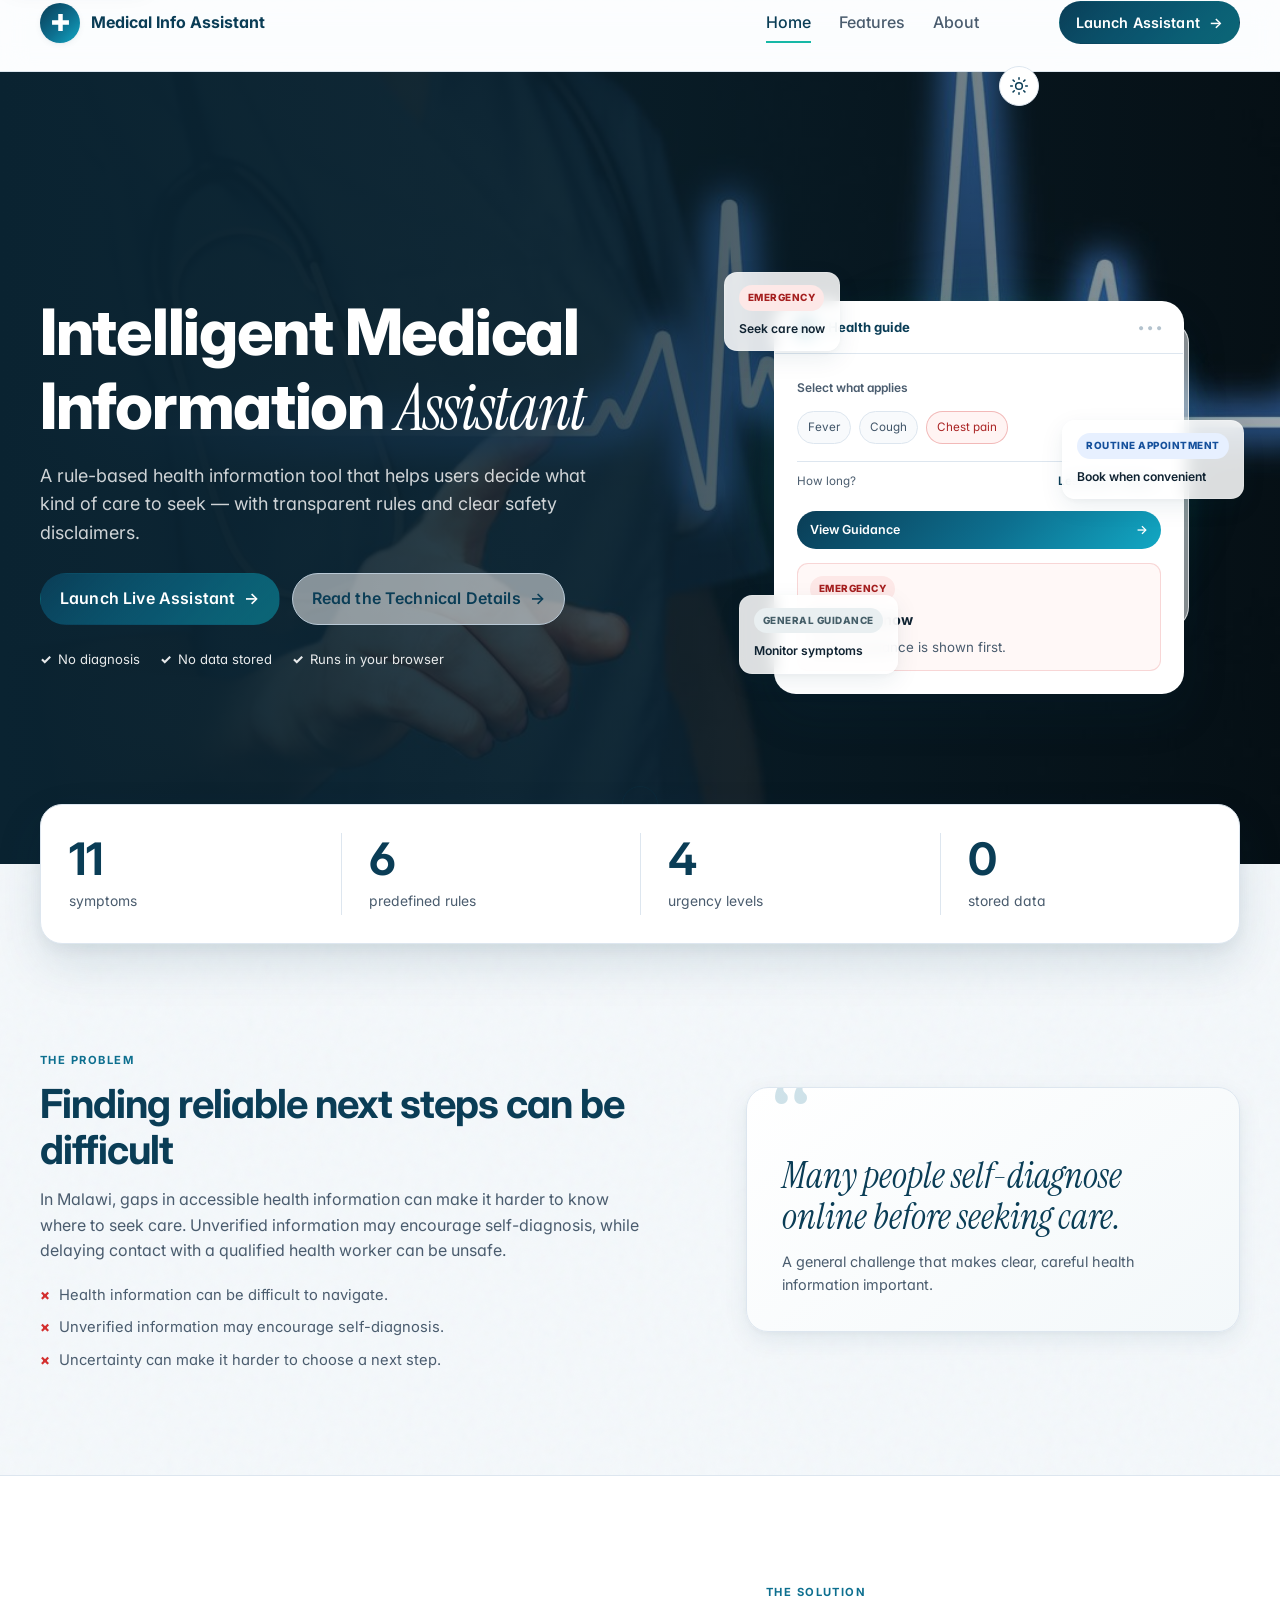
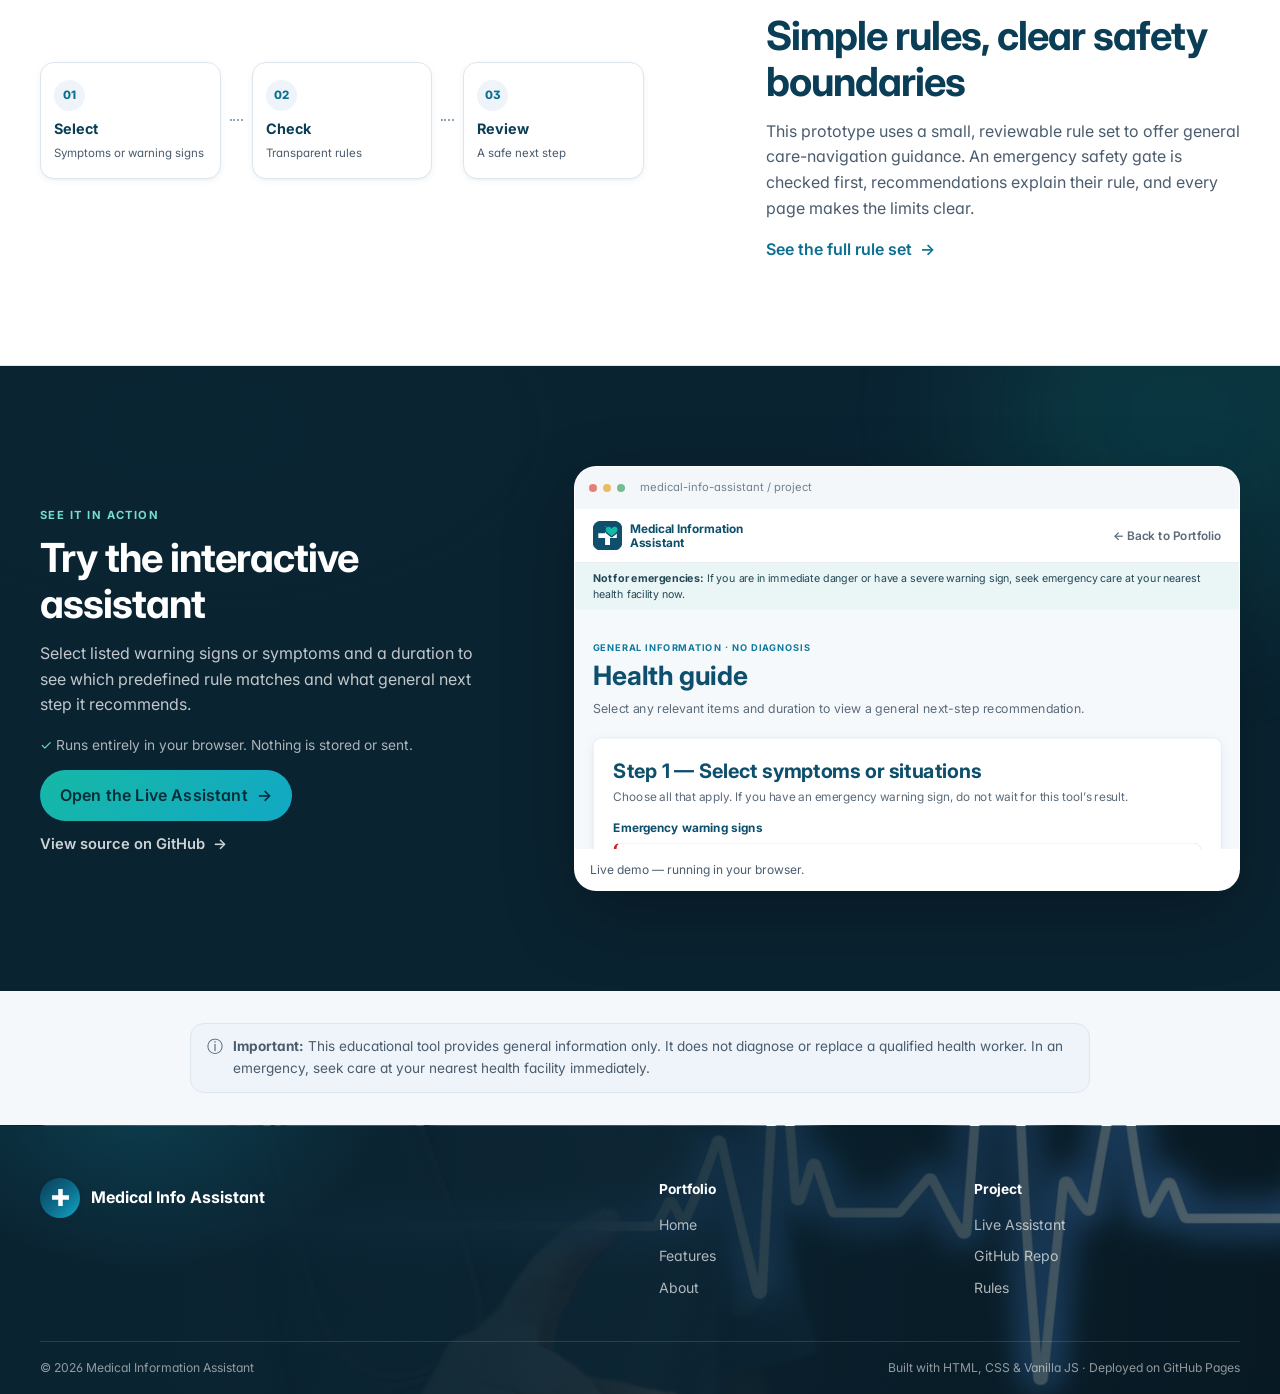
<file: index.html>
<!doctype html>
<html lang="en">
<head>
  <meta charset="utf-8">
  <meta name="viewport" content="width=device-width, initial-scale=1">
  <meta name="description" content="A transparent, rule-based health information and care-navigation tool.">
  <meta name="theme-color" content="#f4f8fb">
  <title>Intelligent Medical Information Assistant | Portfolio</title>
  <script>
    (function () {
      try {
        var theme = localStorage.getItem("mia-theme");
        if (theme !== "light" && theme !== "dark") {
          theme = matchMedia("(prefers-color-scheme: dark)").matches ? "dark" : "light";
        }
        document.documentElement.setAttribute("data-theme", theme);
      } catch (error) {
        document.documentElement.setAttribute("data-theme", matchMedia("(prefers-color-scheme: dark)").matches ? "dark" : "light");
      }
    })();
  </script>
  <link rel="icon" href="data:image/svg+xml,%3Csvg xmlns='http://www.w3.org/2000/svg' viewBox='0 0 40 40'%3E%3Crect width='40' height='40' rx='20' fill='%230a3d56'/%3E%3Cpath d='M17 8h6v9h9v6h-9v9h-6v-9H8v-6h9z' fill='white'/%3E%3C/svg%3E">
  <link rel="preconnect" href="https://fonts.googleapis.com">
  <link rel="preconnect" href="https://fonts.gstatic.com" crossorigin>
  <link href="https://fonts.googleapis.com/css2?family=Instrument+Serif:ital@0;1&family=Inter:wght@400;500;600;700;800&display=swap" rel="stylesheet">
  <link rel="stylesheet" href="portfolio.css">
</head>
<body>
  <a class="skip-link" href="#main-content">Skip to content</a>
  <header class="site-header" id="top">
    <nav class="site-nav container" aria-label="Main navigation">
      <a class="brand" href="index.html" aria-label="Medical Info Assistant home">
        <span class="brand-mark" aria-hidden="true"><svg viewBox="0 0 48 48"><path d="M20 9h8v11h11v8H28v11h-8V28H9v-8h11z" fill="#fff"/></svg></span>
        <span>Medical Info Assistant</span>
      </a>
      <button class="menu-toggle" type="button" aria-label="Open navigation menu" aria-expanded="false" aria-controls="primary-menu">
        <span></span><span></span><span></span>
      </button>
      <div class="nav-menu" id="primary-menu">
        <div class="nav-links">
          <a href="index.html" data-nav="index.html">Home</a>
          <a href="features.html" data-nav="features.html">Features</a>
          <a href="about.html" data-nav="about.html">About</a>
        </div>
        <a class="button button-nav" href="project/index.html">Launch Assistant <span aria-hidden="true">→</span></a>
      </div>
      <button type="button" class="theme-toggle" aria-label="Switch to dark theme" aria-pressed="false" title="Toggle theme">
        <svg class="icon-sun" viewBox="0 0 24 24" aria-hidden="true"><circle cx="12" cy="12" r="4"/><path d="M12 2v2m0 16v2M4.93 4.93l1.42 1.42m11.3 11.3 1.42 1.42M2 12h2m16 0h2M4.93 19.07l1.42-1.42m11.3-11.3 1.42-1.42"/></svg>
        <svg class="icon-moon" viewBox="0 0 24 24" aria-hidden="true"><path d="M20.5 15.5A8.5 8.5 0 0 1 8.5 3.5 8.5 8.5 0 1 0 20.5 15.5Z"/></svg>
      </button>
    </nav>
  </header>
  <button class="menu-backdrop" type="button" aria-label="Close navigation menu" tabindex="-1"></button>

  <main id="main-content">
    <section class="hero hero-with-image">
      <div class="hero-decoration" aria-hidden="true"></div>
      <div class="container hero-grid">
        <div class="hero-copy reveal">
          <h1>Intelligent Medical Information <em>Assistant</em></h1>
          <p class="hero-subhead">A rule-based health information tool that helps users decide what kind of care to seek — with transparent rules and clear safety disclaimers.</p>
          <div class="button-row">
            <a class="button button-primary" href="project/index.html">Launch Live Assistant <span aria-hidden="true">→</span></a>
            <a class="button button-secondary" href="about.html">Read the Technical Details <span aria-hidden="true">→</span></a>
          </div>
          <ul class="trust-row" aria-label="Project principles">
            <li><span aria-hidden="true">✓</span>No diagnosis</li>
            <li><span aria-hidden="true">✓</span>No data stored</li>
            <li><span aria-hidden="true">✓</span>Runs in your browser</li>
          </ul>
        </div>
        <div class="hero-visual reveal">
          <div class="preview-glow" aria-hidden="true"></div>
          <div class="preview-stack-back" aria-hidden="true"></div>
          <div class="assistant-preview" aria-label="Illustration preview of the assistant interface">
            <div class="preview-topbar"><span class="preview-logo" aria-hidden="true">+</span><span>Health guide</span><span class="preview-dots" aria-hidden="true">•••</span></div>
            <div class="preview-inner">
              <span class="preview-kicker">Select what applies</span>
              <div class="symptom-chips"><span>Fever</span><span>Cough</span><span class="chip-emergency">Chest pain</span></div>
              <div class="preview-duration"><span>How long?</span><b>Less than 2 days⌄</b></div>
              <div class="preview-button">View Guidance <span aria-hidden="true">→</span></div>
              <div class="preview-result"><span class="urgency-pill pill-emergency">EMERGENCY</span><strong>Seek care now</strong><small>Safety guidance is shown first.</small></div>
            </div>
          </div>
          <div class="float-card float-emergency"><span class="urgency-pill pill-emergency">EMERGENCY</span><strong>Seek care now</strong></div>
          <div class="float-card float-routine"><span class="urgency-pill pill-routine">ROUTINE APPOINTMENT</span><strong>Book when convenient</strong></div>
          <div class="float-card float-general"><span class="urgency-pill pill-general">GENERAL GUIDANCE</span><strong>Monitor symptoms</strong></div>
        </div>
      </div>
      <a class="scroll-indicator" href="#project-stats" aria-label="Scroll to project overview"><span aria-hidden="true">⌄</span></a>
    </section>

    <section class="stats-section container" id="project-stats" aria-label="Project at a glance">
      <div class="stats-grid">
        <article class="stat-card reveal"><strong data-counter="11">0</strong><span>symptoms</span></article>
        <article class="stat-card reveal"><strong data-counter="6">0</strong><span>predefined rules</span></article>
        <article class="stat-card reveal"><strong data-counter="4">0</strong><span>urgency levels</span></article>
        <article class="stat-card reveal"><strong data-counter="0">0</strong><span>stored data</span></article>
      </div>
    </section>

    <section class="content-section problem-section">
      <div class="container problem-grid">
        <div class="section-copy reveal">
          <span class="section-kicker">The Problem</span>
          <h2>Finding reliable next steps can be difficult</h2>
          <p>In Malawi, gaps in accessible health information can make it harder to know where to seek care. Unverified information may encourage self-diagnosis, while delaying contact with a qualified health worker can be unsafe.</p>
          <ul class="icon-list negative-list">
            <li>Health information can be difficult to navigate.</li>
            <li>Unverified information may encourage self-diagnosis.</li>
            <li>Uncertainty can make it harder to choose a next step.</li>
          </ul>
        </div>
        <aside class="insight-card reveal">
          <span class="quote-mark" aria-hidden="true">“</span>
          <p class="insight-lead">Many people self-diagnose online before seeking care.</p>
          <p class="insight-caption">A general challenge that makes clear, careful health information important.</p>
        </aside>
      </div>
    </section>

    <section class="content-section solution-section">
      <div class="container solution-grid">
        <div class="mini-flow reveal" aria-label="Three-step guidance process">
          <article><span>01</span><strong>Select</strong><small>Symptoms or warning signs</small></article>
          <i aria-hidden="true"></i>
          <article><span>02</span><strong>Check</strong><small>Transparent rules</small></article>
          <i aria-hidden="true"></i>
          <article><span>03</span><strong>Review</strong><small>A safe next step</small></article>
        </div>
        <div class="section-copy reveal">
          <span class="section-kicker">The Solution</span>
          <h2>Simple rules, clear safety boundaries</h2>
          <p>This prototype uses a small, reviewable rule set to offer general care-navigation guidance. An emergency safety gate is checked first, recommendations explain their rule, and every page makes the limits clear.</p>
          <a class="text-link" href="features.html#safety">See the full rule set <span aria-hidden="true">→</span></a>
        </div>
      </div>
    </section>

    <section class="dark-demo">
      <div class="container demo-grid">
        <div class="demo-copy reveal">
          <span class="section-kicker">See it in action</span>
          <h2>Try the interactive assistant</h2>
          <p>Select listed warning signs or symptoms and a duration to see which predefined rule matches and what general next step it recommends.</p>
          <p class="privacy-note"><span aria-hidden="true">✓</span> Runs entirely in your browser. Nothing is stored or sent.</p>
          <div class="button-row">
            <a class="button button-accent" href="project/index.html">Open the Live Assistant <span aria-hidden="true">→</span></a>
            <a class="dark-text-link" href="https://github.com/desire1515/medical-info-assistant">View source on GitHub <span aria-hidden="true">→</span></a>
          </div>
        </div>
        <div class="browser-demo reveal" aria-label="Live demo browser preview">
          <div class="browser-chrome"><span></span><span></span><span></span><small>medical-info-assistant / project</small></div>
          <div class="iframe-window"><iframe src="project/index.html" title="Live assistant preview" loading="lazy" tabindex="-1"></iframe></div>
          <p>Live demo — running in your browser.</p>
        </div>
      </div>
    </section>

    <section class="disclaimer-wrap">
      <div class="container">
        <div class="disclaimer-strip disclaimer-inline" aria-label="Health information disclaimer">
          <span class="disclaimer-icon" aria-hidden="true">ⓘ</span>
          <p><strong>Important:</strong> This educational tool provides general information only. It does not diagnose or replace a qualified health worker. In an emergency, seek care at your nearest health facility immediately.</p>
        </div>
      </div>
    </section>
  </main>

  <footer class="site-footer">
    <div class="container footer-main">
      <div class="footer-brand">
        <a class="brand brand-light" href="index.html"><span class="brand-mark" aria-hidden="true"><svg viewBox="0 0 48 48"><path d="M20 9h8v11h11v8H28v11h-8V28H9v-8h11z" fill="#fff"/></svg></span><span>Medical Info Assistant</span></a>
      </div>
      <div class="footer-column"><strong>Portfolio</strong><a href="index.html">Home</a><a href="features.html">Features</a><a href="about.html">About</a></div>
      <div class="footer-column"><strong>Project</strong><a href="project/index.html">Live Assistant</a><a href="https://github.com/desire1515/medical-info-assistant">GitHub Repo</a><a href="about.html#knowledge-heading">Rules</a></div>
    </div>
    <div class="container footer-bottom"><span>© 2026 Medical Information Assistant</span><span>Built with HTML, CSS &amp; Vanilla JS · Deployed on GitHub Pages</span></div>
  </footer>
  <script defer src="portfolio.js"></script>
</body>
</html>
</file>
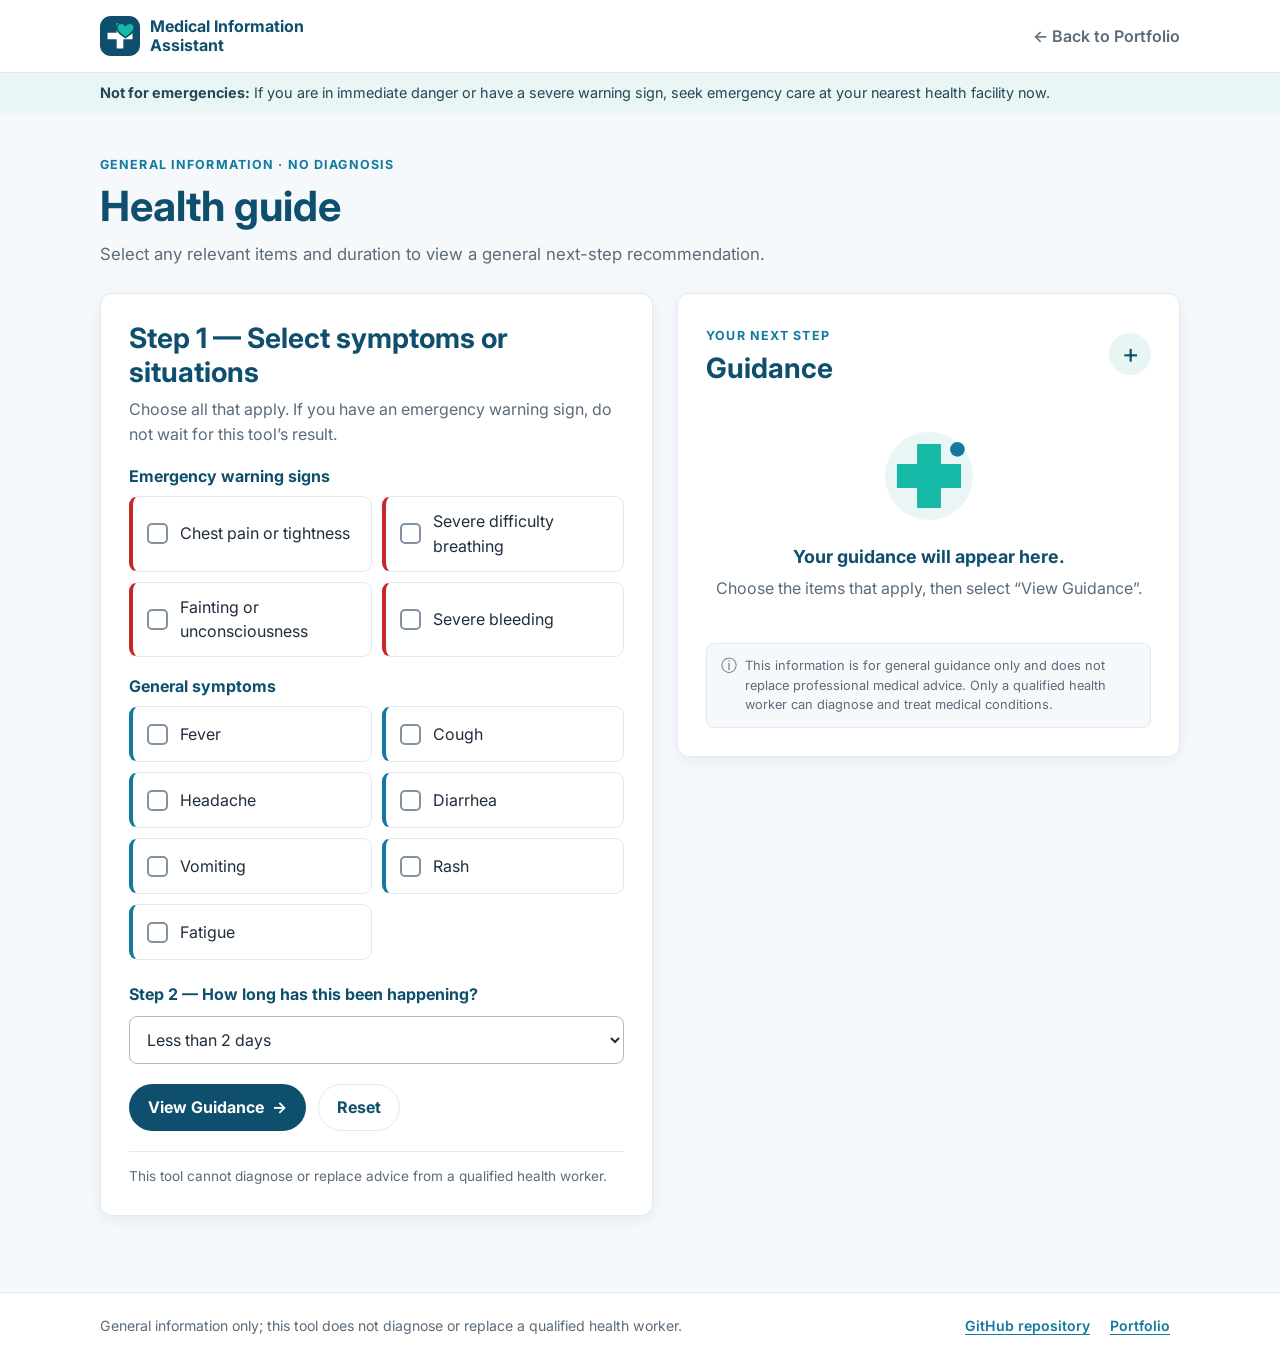
<file: project/index.html>
<!doctype html>
<html lang="en">
<head>
  <meta charset="utf-8">
  <meta name="viewport" content="width=device-width, initial-scale=1">
  <meta name="description" content="Use a transparent rule-based tool for general health information and next-step guidance.">
  <meta name="theme-color" content="#f6f9fc">
  <title>Health Guide | Intelligent Medical Information Assistant</title>
  <link rel="icon" href="data:image/svg+xml,%3Csvg xmlns='http://www.w3.org/2000/svg' viewBox='0 0 40 40'%3E%3Crect width='40' height='40' rx='10' fill='%230d4f6c'/%3E%3Cpath d='M17 8h6v9h9v6h-9v9h-6v-9H8v-6h9z' fill='white'/%3E%3C/svg%3E">
  <link rel="preconnect" href="https://fonts.googleapis.com">
  <link rel="preconnect" href="https://fonts.gstatic.com" crossorigin>
  <link href="https://fonts.googleapis.com/css2?family=Inter:wght@400;500;600;700&display=swap" rel="stylesheet">
  <link rel="stylesheet" href="css/style.css">
  <style>
    .result-disclaimer { display: flex; align-items: flex-start; gap: 8px; padding: 12px 14px; border-color: var(--color-border); background: var(--color-bg); color: var(--color-muted); font-size: .8rem; }
    .result-disclaimer-icon { flex: 0 0 auto; color: var(--color-muted); font-size: 16px; line-height: 1.2; }
  </style>
</head>
<body data-page="assistant">
  <a class="skip-link" href="#main-content">Skip to content</a>
  <header class="site-header">
    <nav class="site-nav container" aria-label="Main navigation">
      <a class="brand" href="index.html" aria-label="Intelligent Medical Information Assistant">
        <img src="assets/logo.svg" alt="" width="40" height="40">
        <span>Medical Information Assistant</span>
      </a>
      <div class="nav-links">
        <a href="../index.html">← Back to Portfolio</a>
      </div>
    </nav>
  </header>
  <div class="slim-disclaimer" id="site-disclaimer">
    <div class="container"><strong>Not for emergencies:</strong> If you are in immediate danger or have a severe warning sign, seek emergency care at your nearest health facility now.</div>
  </div>

  <main id="main-content" class="container page-main" aria-describedby="site-disclaimer">
    <div class="page-intro">
      <span class="eyebrow">General information · No diagnosis</span>
      <h1>Health guide</h1>
      <p>Select any relevant items and duration to view a general next-step recommendation.</p>
    </div>
    <div class="assistant-grid">
      <section class="panel form-panel" aria-labelledby="form-heading">
        <h2 id="form-heading">Step 1 — Select symptoms or situations</h2>
        <p class="form-help">Choose all that apply. If you have an emergency warning sign, do not wait for this tool’s result.</p>
        <form id="assistant-form" aria-describedby="form-disclaimer" novalidate>
          <div id="symptom-groups" class="symptom-groups"></div>
          <div class="duration-field">
            <label for="duration"><strong>Step 2 — How long has this been happening?</strong></label>
            <select id="duration" name="duration">
              <option value="short">Less than 2 days</option>
              <option value="medium">3 to 14 days</option>
              <option value="long">More than 14 days</option>
            </select>
          </div>
          <div class="button-row form-actions">
            <button class="button button-primary" type="submit">View Guidance <span aria-hidden="true">→</span></button>
            <button class="button button-secondary" id="reset-button" type="reset">Reset</button>
          </div>
        </form>
        <p class="inline-disclaimer" id="form-disclaimer">This tool cannot diagnose or replace advice from a qualified health worker.</p>
      </section>

      <section class="panel result-panel" aria-labelledby="result-heading" aria-describedby="result-disclaimer">
        <div class="result-heading-row">
          <div>
            <span class="eyebrow">Your next step</span>
            <h2 id="result-heading">Guidance</h2>
          </div>
          <span class="result-mark" aria-hidden="true">+</span>
        </div>
        <div id="result-content" class="result-content" aria-live="polite" aria-atomic="true">
          <div class="empty-state">
            <div class="empty-icon" aria-hidden="true">
              <svg viewBox="0 0 120 120" role="presentation">
                <circle cx="60" cy="60" r="48" fill="#eaf5f6"/>
                <path d="M47 25h26v22h22v26H73v22H47V73H25V47h22z" fill="#16b8a6"/>
                <circle cx="91" cy="31" r="8" fill="#127a9e"/>
              </svg>
            </div>
            <h3>Your guidance will appear here.</h3>
            <p>Choose the items that apply, then select “View Guidance”.</p>
          </div>
        </div>
        <p class="result-disclaimer" id="result-disclaimer"><span class="result-disclaimer-icon" aria-hidden="true">ⓘ</span><span>This information is for general guidance only and does not replace professional medical advice. Only a qualified health worker can diagnose and treat medical conditions.</span></p>
      </section>
    </div>
  </main>

  <footer class="site-footer">
    <div class="container footer-content">
      <p class="footer-disclaimer">General information only; this tool does not diagnose or replace a qualified health worker.</p>
      <div class="footer-links">
        <a href="https://github.com/desire1515/medical-info-assistant">GitHub repository</a>
        <a href="https://desire1515.github.io/medical-info-assistant/">Portfolio</a>
      </div>
    </div>
  </footer>
  <script defer src="js/knowledge-base.js"></script>
  <script defer src="js/rule-engine.js"></script>
  <script defer src="js/ui.js"></script>
  <script defer src="js/app.js"></script>
</body>
</html>
</file>
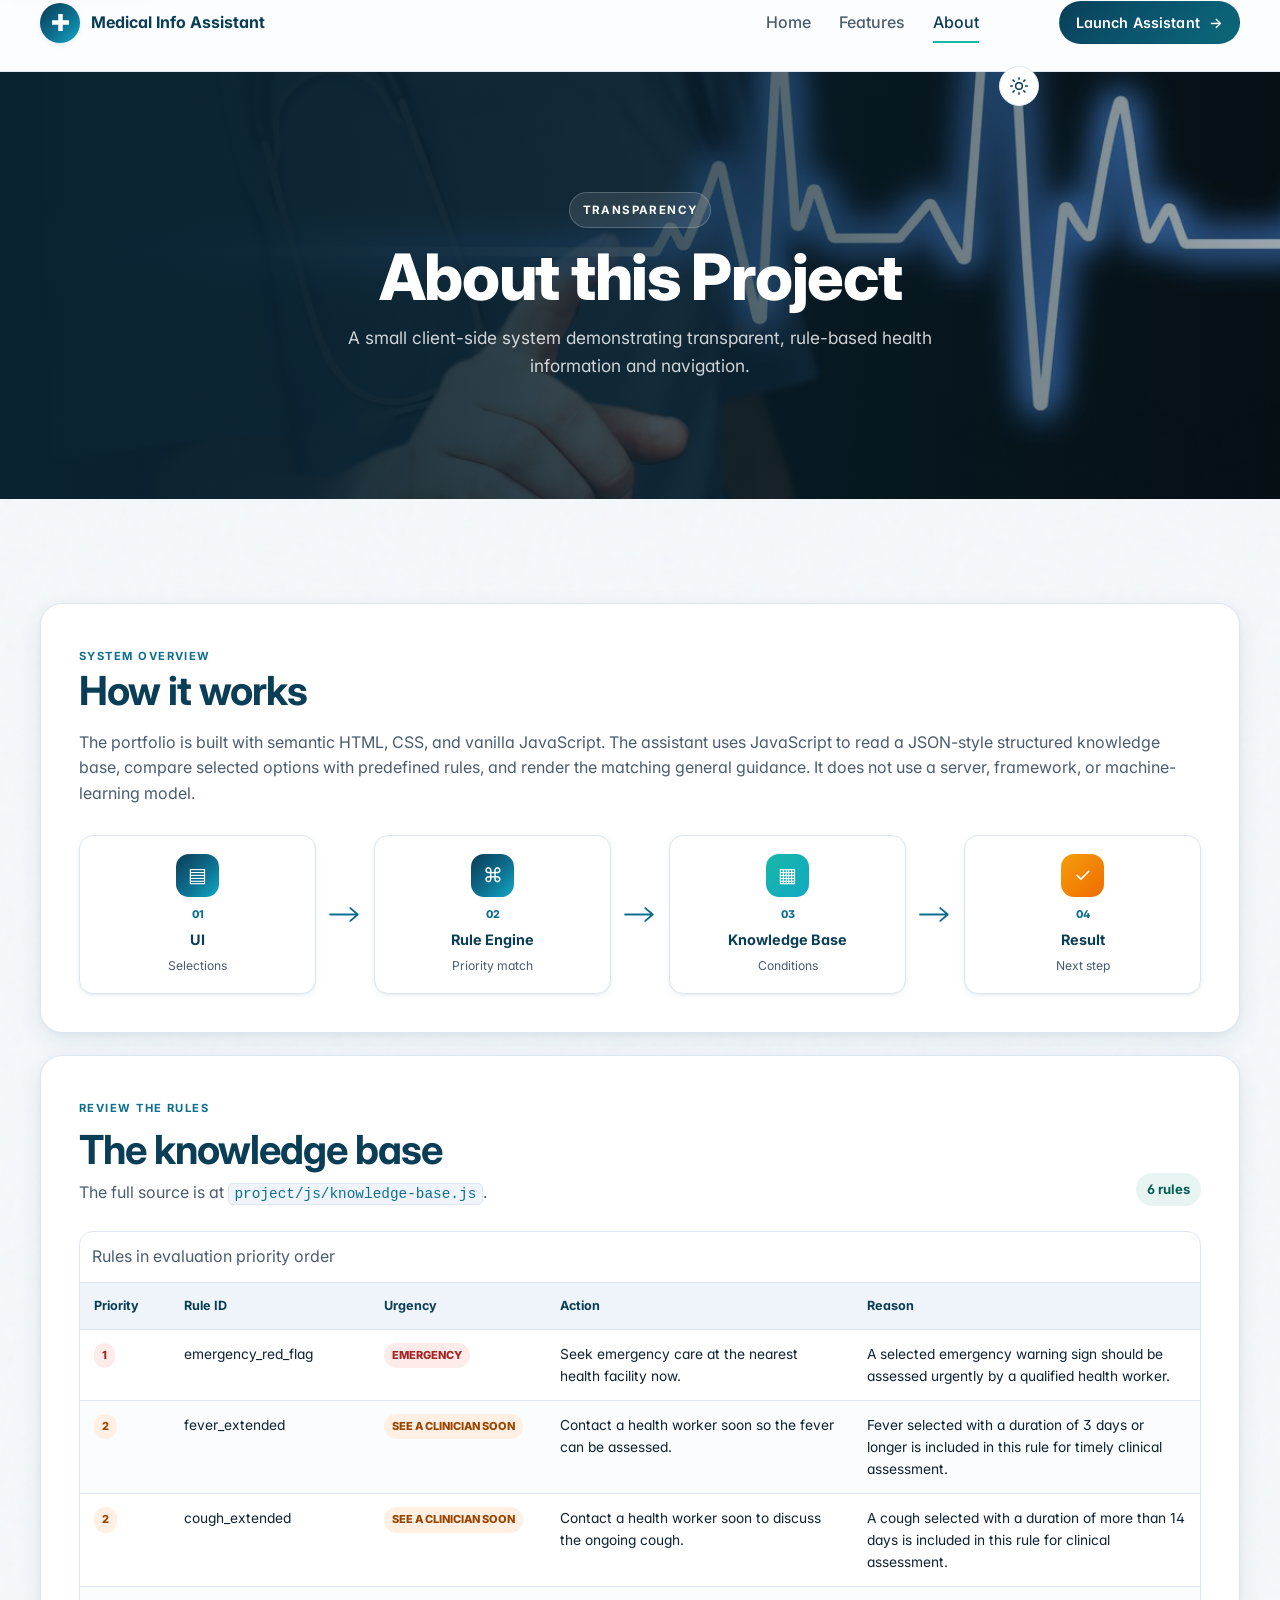
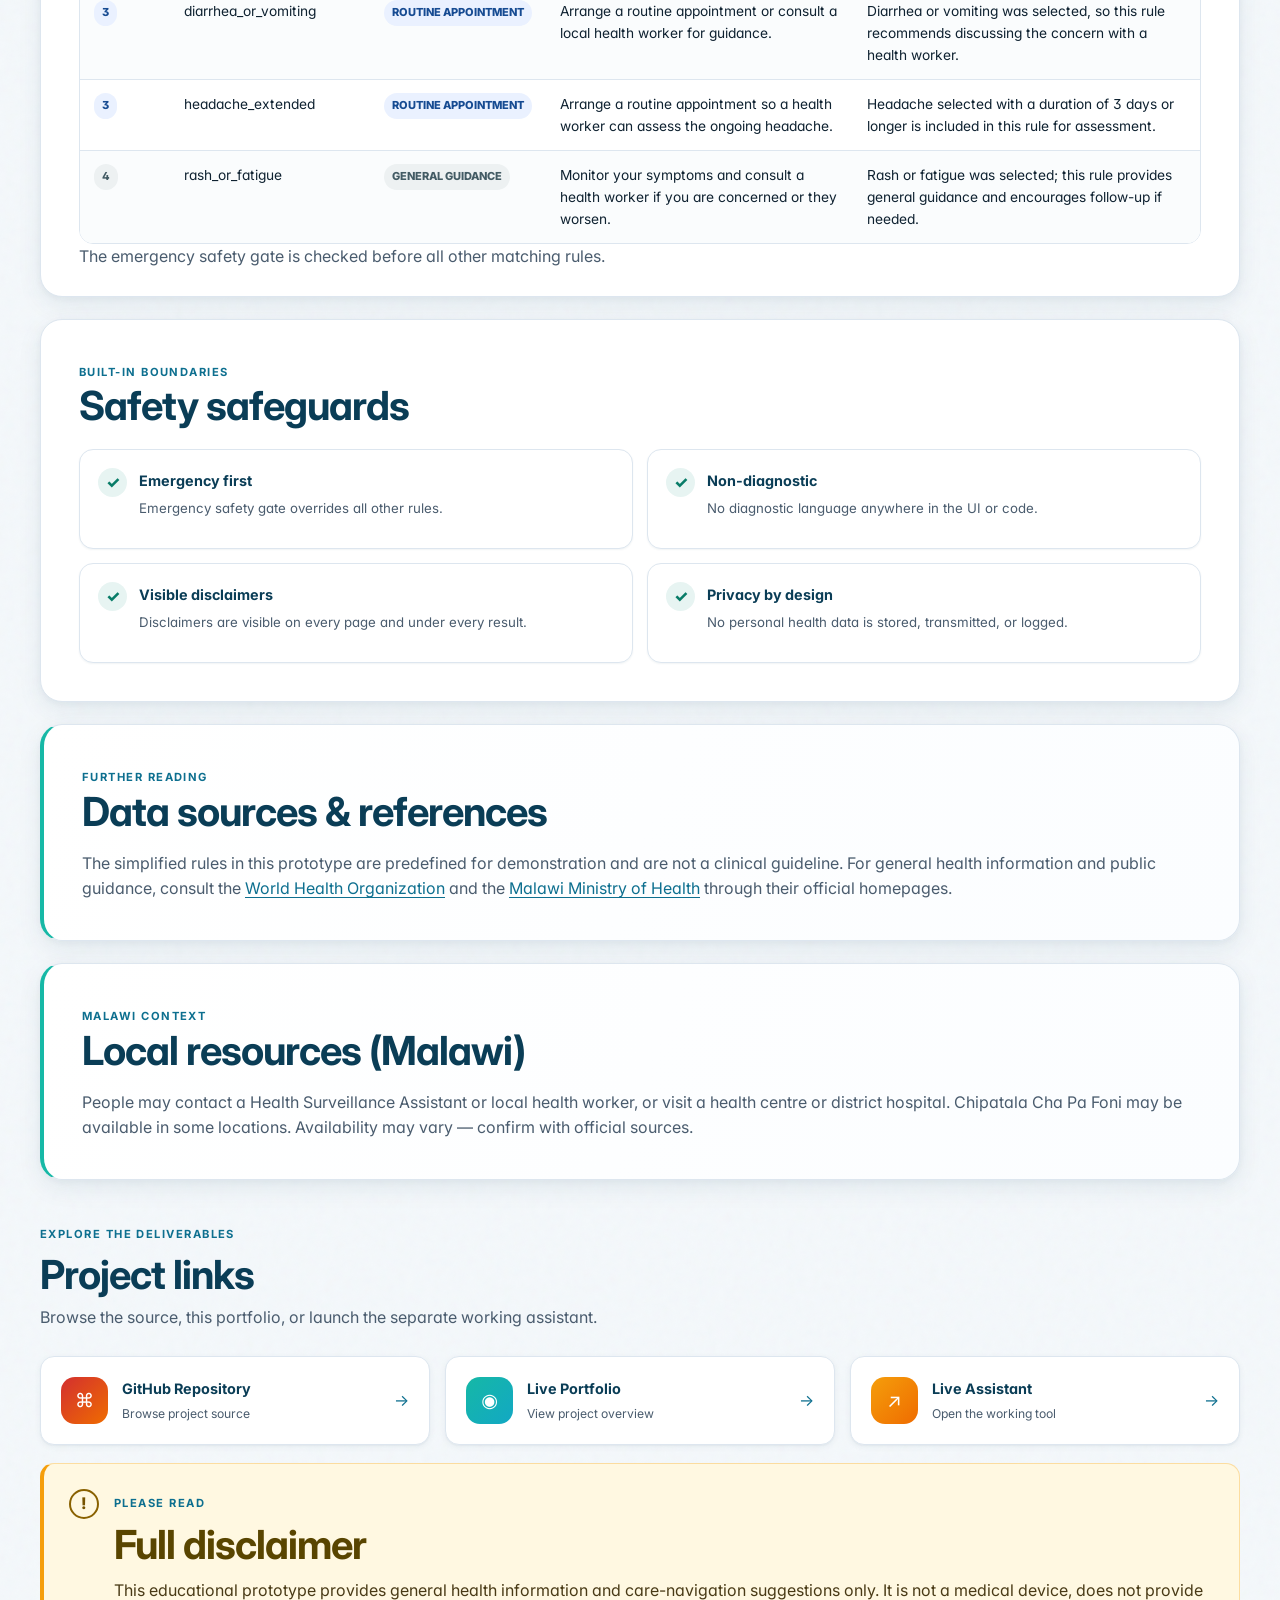
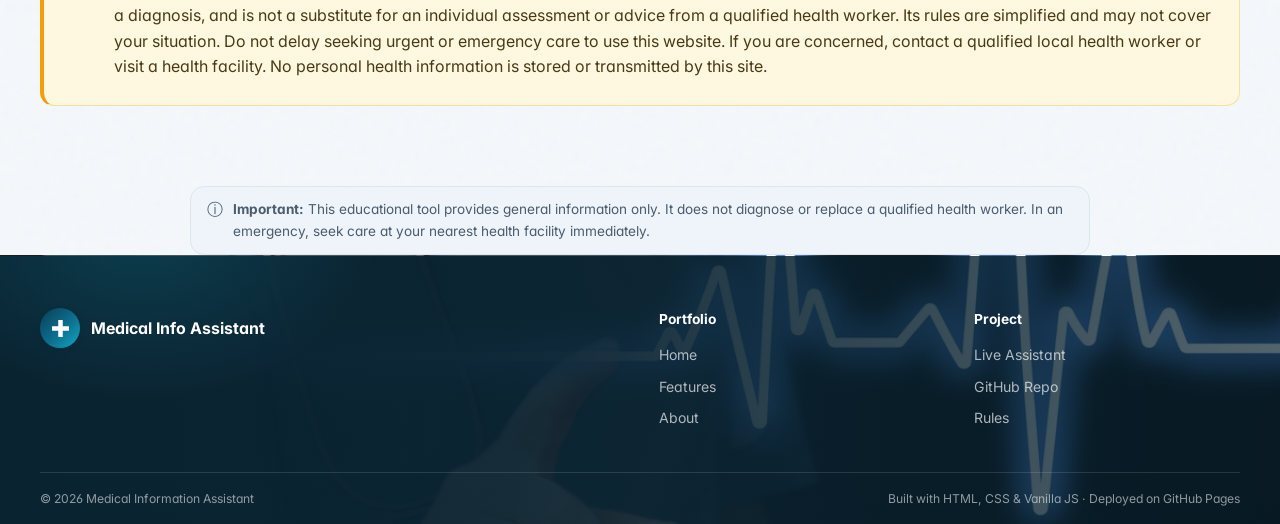
<file: about.html>
<!doctype html>
<html lang="en">
<head>
  <meta charset="utf-8">
  <meta name="viewport" content="width=device-width, initial-scale=1">
  <meta name="description" content="Technical details, transparent rules, and safety information for the Intelligent Medical Information Assistant.">
  <meta name="theme-color" content="#f4f8fb">
  <title>About this Project | Intelligent Medical Information Assistant</title>
  <script>
    (function () {
      try {
        var theme = localStorage.getItem("mia-theme");
        if (theme !== "light" && theme !== "dark") {
          theme = matchMedia("(prefers-color-scheme: dark)").matches ? "dark" : "light";
        }
        document.documentElement.setAttribute("data-theme", theme);
      } catch (error) {
        document.documentElement.setAttribute("data-theme", matchMedia("(prefers-color-scheme: dark)").matches ? "dark" : "light");
      }
    })();
  </script>
  <link rel="icon" href="data:image/svg+xml,%3Csvg xmlns='http://www.w3.org/2000/svg' viewBox='0 0 40 40'%3E%3Crect width='40' height='40' rx='10' fill='%230d4f6c'/%3E%3Cpath d='M17 8h6v9h9v6h-9v9h-6v-9H8v-6h9z' fill='white'/%3E%3C/svg%3E">
  <link rel="preconnect" href="https://fonts.googleapis.com">
  <link rel="preconnect" href="https://fonts.gstatic.com" crossorigin>
  <link href="https://fonts.googleapis.com/css2?family=Instrument+Serif:ital@0;1&family=Inter:wght@400;500;600;700;800&display=swap" rel="stylesheet">
  <link rel="stylesheet" href="portfolio.css">
</head>
<body>
  <a class="skip-link" href="#main-content">Skip to content</a>
  <header class="site-header" id="top">
    <nav class="site-nav container" aria-label="Main navigation">
      <a class="brand" href="index.html" aria-label="Medical Info Assistant home">
        <span class="brand-mark" aria-hidden="true"><svg viewBox="0 0 48 48"><path d="M20 9h8v11h11v8H28v11h-8V28H9v-8h11z" fill="#fff"/></svg></span>
        <span>Medical Info Assistant</span>
      </a>
      <button class="menu-toggle" type="button" aria-label="Open navigation menu" aria-expanded="false" aria-controls="primary-menu">
        <span></span><span></span><span></span>
      </button>
      <div class="nav-menu" id="primary-menu">
        <div class="nav-links">
          <a href="index.html" data-nav="index.html">Home</a>
          <a href="features.html" data-nav="features.html">Features</a>
          <a href="about.html" data-nav="about.html">About</a>
        </div>
        <a class="button button-nav" href="project/index.html">Launch Assistant <span aria-hidden="true">→</span></a>
      </div>
      <button type="button" class="theme-toggle" aria-label="Switch to dark theme" aria-pressed="false" title="Toggle theme">
        <svg class="icon-sun" viewBox="0 0 24 24" aria-hidden="true"><circle cx="12" cy="12" r="4"/><path d="M12 2v2m0 16v2M4.93 4.93l1.42 1.42m11.3 11.3 1.42 1.42M2 12h2m16 0h2M4.93 19.07l1.42-1.42m11.3-11.3 1.42-1.42"/></svg>
        <svg class="icon-moon" viewBox="0 0 24 24" aria-hidden="true"><path d="M20.5 15.5A8.5 8.5 0 0 1 8.5 3.5 8.5 8.5 0 1 0 20.5 15.5Z"/></svg>
      </button>
    </nav>
  </header>
  <button class="menu-backdrop" type="button" aria-label="Close navigation menu" tabindex="-1"></button>

  <section class="page-heading about-hero" data-reveal>
    <div class="container">
      <span class="eyebrow">TRANSPARENCY</span>
      <h1>About this Project</h1>
      <p>A small client-side system demonstrating transparent, rule-based health information and navigation.</p>
    </div>
  </section>

  <main id="main-content" class="container page-main">
    </section>

    <section class="content-section detail-card" aria-labelledby="how-heading" data-reveal>
      <span class="section-kicker">System overview</span>
      <h2 id="how-heading">How it works</h2>
      <p>The portfolio is built with semantic HTML, CSS, and vanilla JavaScript. The assistant uses JavaScript to read a JSON-style structured knowledge base, compare selected options with predefined rules, and render the matching general guidance. It does not use a server, framework, or machine-learning model.</p>
      <div class="architecture" aria-label="System flow: user interface leads to rule engine, knowledge base, then result">
        <div class="architecture-node"><span class="architecture-icon" aria-hidden="true">▤</span><span>01</span><strong>UI</strong><small>Selections</small></div>
        <span class="architecture-arrow" aria-hidden="true"><svg viewBox="0 0 32 16"><path d="M2 8h26m-7-6 7 6-7 6"/></svg></span>
        <div class="architecture-node"><span class="architecture-icon" aria-hidden="true">⌘</span><span>02</span><strong>Rule Engine</strong><small>Priority match</small></div>
        <span class="architecture-arrow" aria-hidden="true"><svg viewBox="0 0 32 16"><path d="M2 8h26m-7-6 7 6-7 6"/></svg></span>
        <div class="architecture-node"><span class="architecture-icon" aria-hidden="true">▦</span><span>03</span><strong>Knowledge Base</strong><small>Conditions</small></div>
        <span class="architecture-arrow" aria-hidden="true"><svg viewBox="0 0 32 16"><path d="M2 8h26m-7-6 7 6-7 6"/></svg></span>
        <div class="architecture-node architecture-result"><span class="architecture-icon" aria-hidden="true">✓</span><span>04</span><strong>Result</strong><small>Next step</small></div>
      </div>
    </section>

    <section class="content-section detail-card table-card" aria-labelledby="knowledge-heading" data-reveal>
      <div class="section-title-row">
        <div><span class="section-kicker">Review the rules</span><h2 id="knowledge-heading">The knowledge base</h2><p>The full source is at <code>project/js/knowledge-base.js</code>.</p></div>
        <span class="table-count" id="rule-count"></span>
      </div>
      <div class="table-wrap">
        <table class="rules-table">
          <caption>Rules in evaluation priority order</caption>
          <thead><tr><th scope="col">Priority</th><th scope="col">Rule ID</th><th scope="col">Urgency</th><th scope="col">Action</th><th scope="col">Reason</th></tr></thead>
          <tbody id="rules-table-body"></tbody>
        </table>
      </div>
      <p class="table-note">The emergency safety gate is checked before all other matching rules.</p>
    </section>

    <section class="content-section detail-card" aria-labelledby="safety-heading" data-reveal>
      <span class="section-kicker">Built-in boundaries</span><h2 id="safety-heading">Safety safeguards</h2>
      <ul class="safety-list">
        <li><span aria-hidden="true">✓</span><div><strong>Emergency first</strong><p>Emergency safety gate overrides all other rules.</p></div></li>
        <li><span aria-hidden="true">✓</span><div><strong>Non-diagnostic</strong><p>No diagnostic language anywhere in the UI or code.</p></div></li>
        <li><span aria-hidden="true">✓</span><div><strong>Visible disclaimers</strong><p>Disclaimers are visible on every page and under every result.</p></div></li>
        <li><span aria-hidden="true">✓</span><div><strong>Privacy by design</strong><p>No personal health data is stored, transmitted, or logged.</p></div></li>
      </ul>
    </section>

    <section class="content-section detail-card resource-card" aria-labelledby="sources-heading" data-reveal>
      <span class="section-kicker">Further reading</span><h2 id="sources-heading">Data sources &amp; references</h2>
      <p>The simplified rules in this prototype are predefined for demonstration and are not a clinical guideline. For general health information and public guidance, consult the <a href="https://www.who.int/">World Health Organization</a> and the <a href="https://www.health.gov.mw/">Malawi Ministry of Health</a> through their official homepages.</p>
    </section>

    <section class="content-section detail-card resource-card" aria-labelledby="local-heading" data-reveal>
      <span class="section-kicker">Malawi context</span><h2 id="local-heading">Local resources (Malawi)</h2>
      <p>People may contact a Health Surveillance Assistant or local health worker, or visit a health centre or district hospital. Chipatala Cha Pa Foni may be available in some locations. Availability may vary — confirm with official sources.</p>
    </section>

    <section class="content-section project-links-section" aria-labelledby="links-heading">
      <div class="section-title-row"><div><span class="section-kicker">Explore the deliverables</span><h2 id="links-heading">Project links</h2><p>Browse the source, this portfolio, or launch the separate working assistant.</p></div></div>
      <div class="project-link-buttons">
        <a class="project-link-card link-emergency" href="https://github.com/desire1515/medical-info-assistant"><span class="project-link-icon" aria-hidden="true">⌘</span><span><strong>GitHub Repository</strong><small>Browse project source</small></span><span class="link-arrow" aria-hidden="true">→</span></a>
        <a class="project-link-card link-accent" href="https://desire1515.github.io/medical-info-assistant/"><span class="project-link-icon" aria-hidden="true">◉</span><span><strong>Live Portfolio</strong><small>View project overview</small></span><span class="link-arrow" aria-hidden="true">→</span></a>
        <a class="project-link-card link-warm" href="project/index.html"><span class="project-link-icon" aria-hidden="true">↗</span><span><strong>Live Assistant</strong><small>Open the working tool</small></span><span class="link-arrow" aria-hidden="true">→</span></a>
      </div>
    </section>

    <section class="content-section full-disclaimer" aria-labelledby="disclaimer-heading" data-reveal>
      <span class="warning-symbol" aria-hidden="true">!</span>
      <div><span class="section-kicker">Please read</span><h2 id="disclaimer-heading">Full disclaimer</h2><p>This educational prototype provides general health information and care-navigation suggestions only. It is not a medical device, does not provide a diagnosis, and is not a substitute for an individual assessment or advice from a qualified health worker. Its rules are simplified and may not cover your situation. Do not delay seeking urgent or emergency care to use this website. If you are concerned, contact a qualified local health worker or visit a health facility. No personal health information is stored or transmitted by this site.</p></div>
    </section>
  </main>

  <section class="disclaimer-strip disclaimer-inline" aria-label="Health information disclaimer"><div class="disclaimer-content"><span class="disclaimer-icon" aria-hidden="true">ⓘ</span><p><strong>Important:</strong> This educational tool provides general information only. It does not diagnose or replace a qualified health worker. In an emergency, seek care at your nearest health facility immediately.</p></div></section>
  <footer class="site-footer">
    <div class="container footer-main">
      <div class="footer-brand"><a class="brand brand-light" href="index.html"><span class="brand-mark" aria-hidden="true"><svg viewBox="0 0 48 48"><path d="M20 9h8v11h11v8H28v11h-8V28H9v-8h11z" fill="#fff"/></svg></span><span>Medical Info Assistant</span></a></div>
      <div class="footer-column"><strong>Portfolio</strong><a href="index.html">Home</a><a href="features.html">Features</a><a href="about.html">About</a></div>
      <div class="footer-column"><strong>Project</strong><a href="project/index.html">Live Assistant</a><a href="https://github.com/desire1515/medical-info-assistant">GitHub Repo</a><a href="#knowledge-heading">Rules</a></div>
    </div>
    <div class="container footer-bottom"><span>© 2026 Medical Information Assistant</span><span>Built with HTML, CSS &amp; Vanilla JS · Deployed on GitHub Pages</span></div>
  </footer>
  <script defer src="project/js/knowledge-base.js"></script>
  <script defer src="portfolio.js"></script>
</body>
</html>
</file>
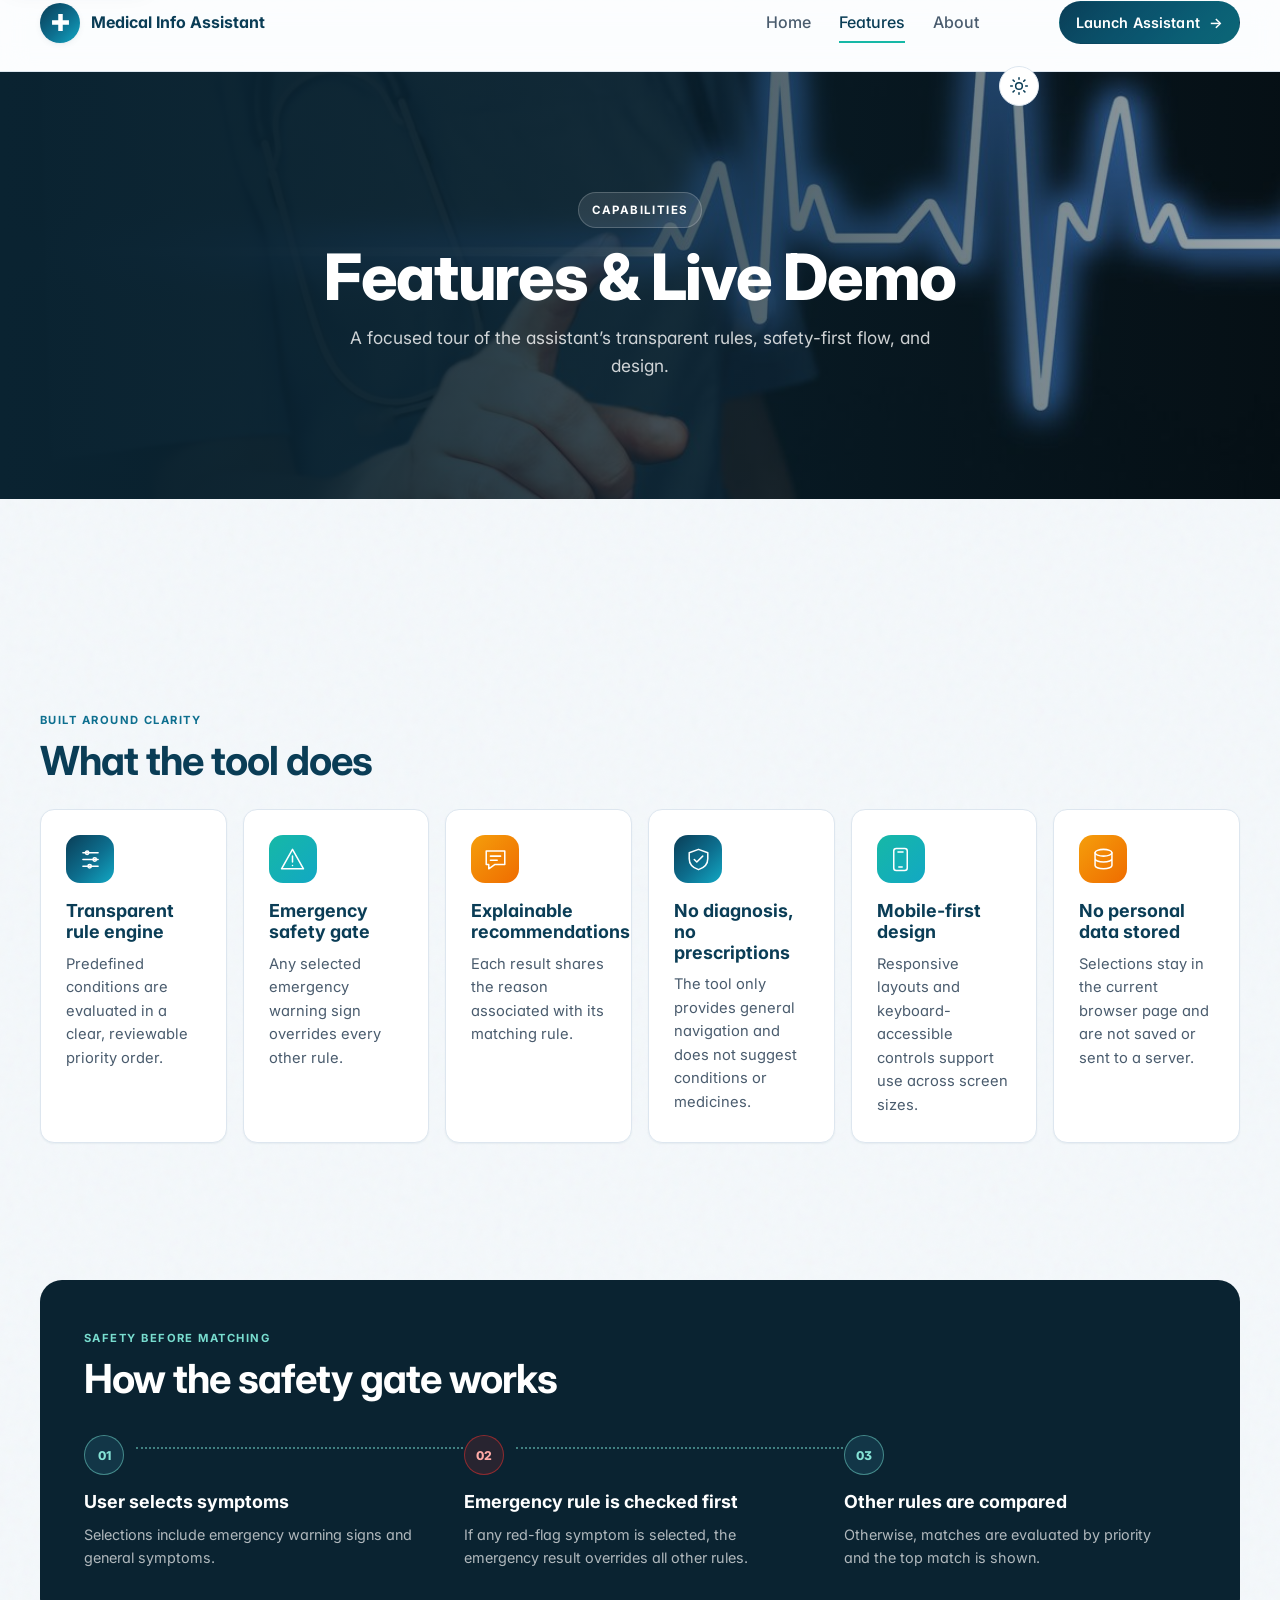
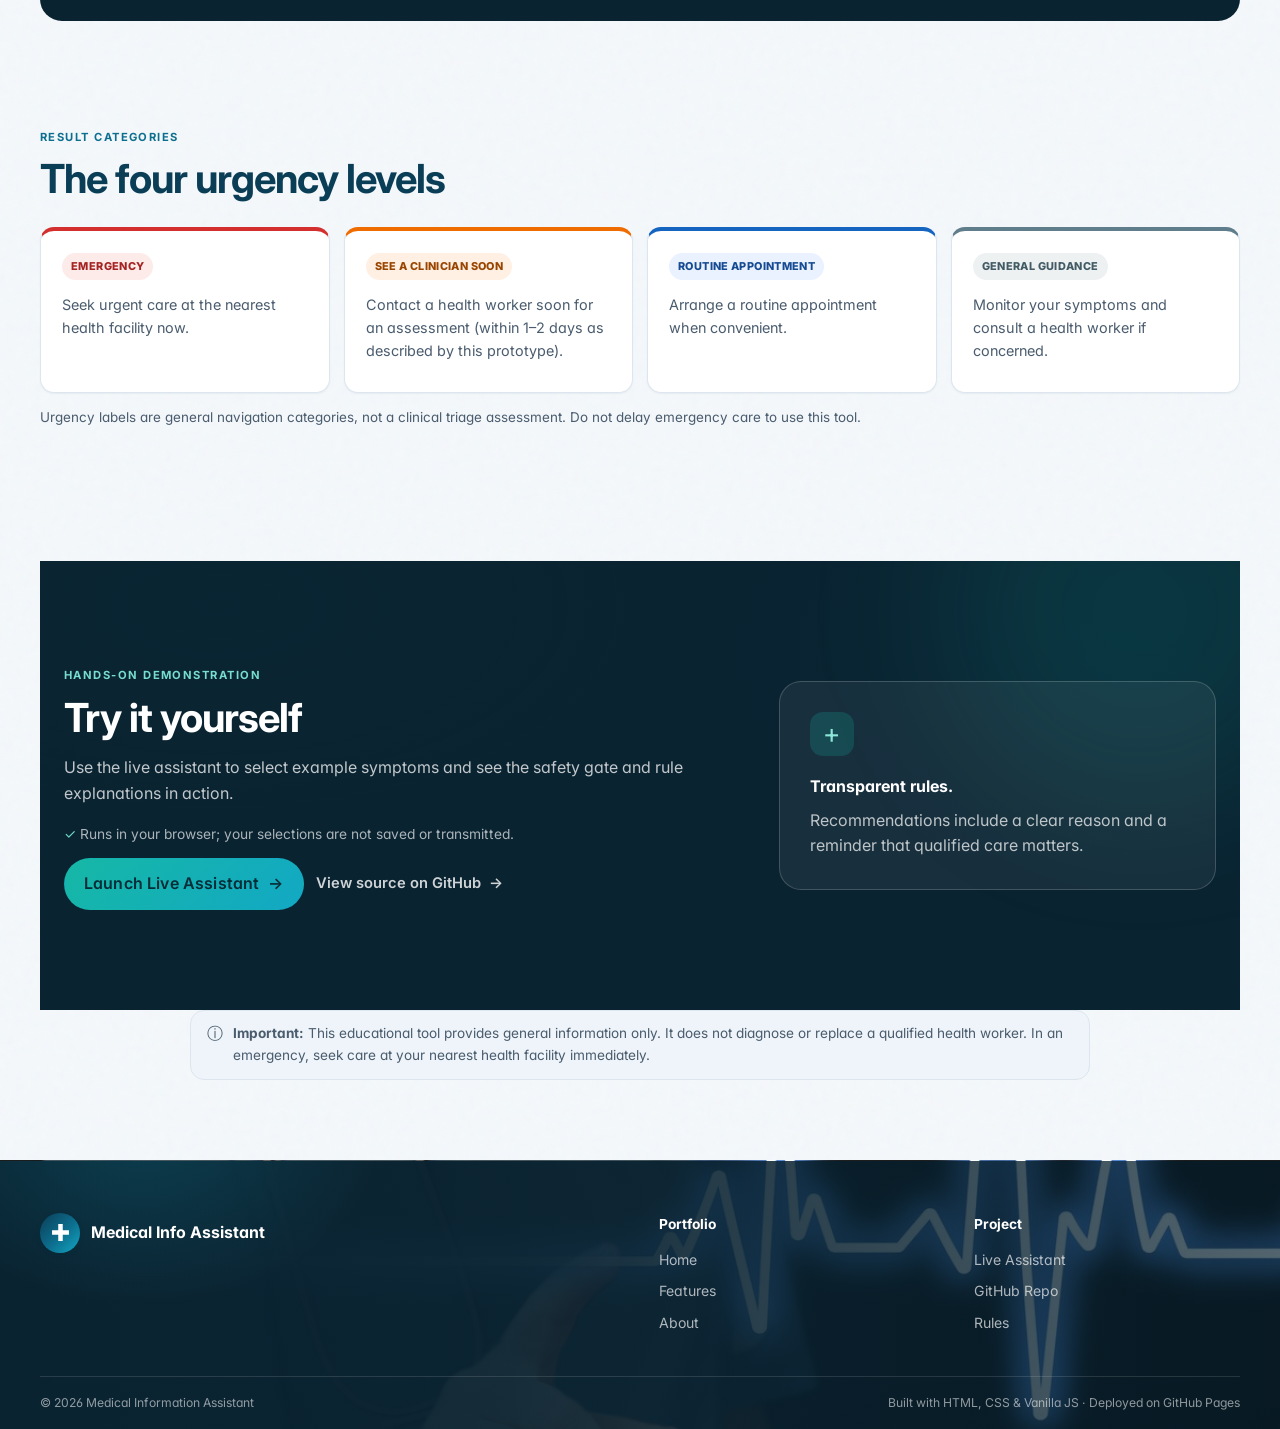
<file: features.html>
<!doctype html>
<html lang="en">
<head>
  <meta charset="utf-8">
  <meta name="viewport" content="width=device-width, initial-scale=1">
  <meta name="description" content="Explore the features, safety gate, and urgency levels of the Intelligent Medical Information Assistant.">
  <meta name="theme-color" content="#f4f8fb">
  <title>Features &amp; Live Demo | Intelligent Medical Information Assistant</title>
  <script>
    (function () {
      try {
        var theme = localStorage.getItem("mia-theme");
        if (theme !== "light" && theme !== "dark") {
          theme = matchMedia("(prefers-color-scheme: dark)").matches ? "dark" : "light";
        }
        document.documentElement.setAttribute("data-theme", theme);
      } catch (error) {
        document.documentElement.setAttribute("data-theme", matchMedia("(prefers-color-scheme: dark)").matches ? "dark" : "light");
      }
    })();
  </script>
  <link rel="icon" href="data:image/svg+xml,%3Csvg xmlns='http://www.w3.org/2000/svg' viewBox='0 0 40 40'%3E%3Crect width='40' height='40' rx='10' fill='%230d4f6c'/%3E%3Cpath d='M17 8h6v9h9v6h-9v9h-6v-9H8v-6h9z' fill='white'/%3E%3C/svg%3E">
  <link rel="preconnect" href="https://fonts.googleapis.com">
  <link rel="preconnect" href="https://fonts.gstatic.com" crossorigin>
  <link href="https://fonts.googleapis.com/css2?family=Instrument+Serif:ital@0;1&family=Inter:wght@400;500;600;700;800&display=swap" rel="stylesheet">
  <link rel="stylesheet" href="portfolio.css">
</head>
<body>
  <a class="skip-link" href="#main-content">Skip to content</a>
  <header class="site-header" id="top">
    <nav class="site-nav container" aria-label="Main navigation">
      <a class="brand" href="index.html" aria-label="Medical Info Assistant home">
        <span class="brand-mark" aria-hidden="true"><svg viewBox="0 0 48 48"><path d="M20 9h8v11h11v8H28v11h-8V28H9v-8h11z" fill="#fff"/></svg></span>
        <span>Medical Info Assistant</span>
      </a>
      <button class="menu-toggle" type="button" aria-label="Open navigation menu" aria-expanded="false" aria-controls="primary-menu">
        <span></span><span></span><span></span>
      </button>
      <div class="nav-menu" id="primary-menu">
        <div class="nav-links">
          <a href="index.html" data-nav="index.html">Home</a>
          <a href="features.html" data-nav="features.html">Features</a>
          <a href="about.html" data-nav="about.html">About</a>
        </div>
        <a class="button button-nav" href="project/index.html">Launch Assistant <span aria-hidden="true">→</span></a>
      </div>
      <button type="button" class="theme-toggle" aria-label="Switch to dark theme" aria-pressed="false" title="Toggle theme">
        <svg class="icon-sun" viewBox="0 0 24 24" aria-hidden="true"><circle cx="12" cy="12" r="4"/><path d="M12 2v2m0 16v2M4.93 4.93l1.42 1.42m11.3 11.3 1.42 1.42M2 12h2m16 0h2M4.93 19.07l1.42-1.42m11.3-11.3 1.42-1.42"/></svg>
        <svg class="icon-moon" viewBox="0 0 24 24" aria-hidden="true"><path d="M20.5 15.5A8.5 8.5 0 0 1 8.5 3.5 8.5 8.5 0 1 0 20.5 15.5Z"/></svg>
      </button>
    </nav>
  </header>
  <button class="menu-backdrop" type="button" aria-label="Close navigation menu" tabindex="-1"></button>

  <section class="page-heading about-hero" data-reveal>
    <div class="container">
      <span class="eyebrow">CAPABILITIES</span>
      <h1>Features &amp; Live Demo</h1>
      <p>A focused tour of the assistant’s transparent rules, safety-first flow, and design.</p>
    </div>
  </section>

  <main id="main-content" class="container page-main">
    </section>

    <section class="content-section" aria-labelledby="features-heading">
      <div class="section-title-row">
        <div><span class="section-kicker">Built around clarity</span><h2 id="features-heading">What the tool does</h2></div>
      </div>
      <div class="feature-grid">
        <article class="feature-card" data-reveal>
          <span class="feature-icon" aria-hidden="true"><svg viewBox="0 0 32 32"><path d="M7 8h18M7 16h18M7 24h18"/><circle cx="12" cy="8" r="2"/><circle cx="21" cy="16" r="2"/><circle cx="15" cy="24" r="2"/></svg></span>
          <h3>Transparent rule engine</h3><p>Predefined conditions are evaluated in a clear, reviewable priority order.</p>
        </article>
        <article class="feature-card" data-reveal>
          <span class="feature-icon emergency-icon" aria-hidden="true"><svg viewBox="0 0 32 32"><path d="M16 4 29 27H3L16 4Z"/><path d="M16 12v7m0 4v.1"/></svg></span>
          <h3>Emergency safety gate</h3><p>Any selected emergency warning sign overrides every other rule.</p>
        </article>
        <article class="feature-card" data-reveal>
          <span class="feature-icon" aria-hidden="true"><svg viewBox="0 0 32 32"><path d="M5 6h22v16H15l-7 5v-5H5z"/><path d="M10 12h12m-12 5h8"/></svg></span>
          <h3>Explainable recommendations</h3><p>Each result shares the reason associated with its matching rule.</p>
        </article>
        <article class="feature-card" data-reveal>
          <span class="feature-icon" aria-hidden="true"><svg viewBox="0 0 32 32"><path d="M16 4 27 8v7c0 7-5 11-11 13C10 26 5 22 5 15V8z"/><path d="m11 16 3 3 7-7"/></svg></span>
          <h3>No diagnosis, no prescriptions</h3><p>The tool only provides general navigation and does not suggest conditions or medicines.</p>
        </article>
        <article class="feature-card" data-reveal>
          <span class="feature-icon" aria-hidden="true"><svg viewBox="0 0 32 32"><rect x="8" y="3" width="16" height="26" rx="3"/><path d="M13 7h6m-5 18h4"/></svg></span>
          <h3>Mobile-first design</h3><p>Responsive layouts and keyboard-accessible controls support use across screen sizes.</p>
        </article>
        <article class="feature-card" data-reveal>
          <span class="feature-icon" aria-hidden="true"><svg viewBox="0 0 32 32"><ellipse cx="16" cy="8" rx="10" ry="4"/><path d="M6 8v7c0 2 4 4 10 4s10-2 10-4V8m-20 7v8c0 2 4 4 10 4s10-2 10-4v-8"/></svg></span>
          <h3>No personal data stored</h3><p>Selections stay in the current browser page and are not saved or sent to a server.</p>
        </article>
      </div>
    </section>

    <section class="content-section safety-section" id="safety" aria-labelledby="gate-heading">
      <div class="section-title-row">
        <div><span class="section-kicker">Safety before matching</span><h2 id="gate-heading">How the safety gate works</h2></div>
      </div>
      <div class="flow-grid">
        <article class="flow-card" data-reveal><span class="flow-number">01</span><h3>User selects symptoms</h3><p>Selections include emergency warning signs and general symptoms.</p></article>
        <article class="flow-card flow-emergency" data-reveal><span class="flow-number">02</span><h3>Emergency rule is checked first</h3><p>If any red-flag symptom is selected, the emergency result overrides all other rules.</p></article>
        <article class="flow-card" data-reveal><span class="flow-number">03</span><h3>Other rules are compared</h3><p>Otherwise, matches are evaluated by priority and the top match is shown.</p></article>
      </div>
    </section>

    <section class="content-section" aria-labelledby="urgency-heading">
      <div class="section-title-row">
        <div><span class="section-kicker">Result categories</span><h2 id="urgency-heading">The four urgency levels</h2></div>
      </div>
      <div class="urgency-grid">
        <article class="urgency-card urgency-red" data-reveal><span class="urgency-label">EMERGENCY</span><p>Seek urgent care at the nearest health facility now.</p></article>
        <article class="urgency-card urgency-orange" data-reveal><span class="urgency-label">SEE A CLINICIAN SOON</span><p>Contact a health worker soon for an assessment (within 1–2 days as described by this prototype).</p></article>
        <article class="urgency-card urgency-blue" data-reveal><span class="urgency-label">ROUTINE APPOINTMENT</span><p>Arrange a routine appointment when convenient.</p></article>
        <article class="urgency-card urgency-grey" data-reveal><span class="urgency-label">GENERAL GUIDANCE</span><p>Monitor your symptoms and consult a health worker if concerned.</p></article>
      </div>
      <p class="caveat-note">Urgency labels are general navigation categories, not a clinical triage assessment. Do not delay emergency care to use this tool.</p>
    </section>

    <section class="dark-demo features-demo">
      <div class="container demo-grid">
        <div class="demo-copy reveal"><span class="section-kicker">Hands-on demonstration</span><h2>Try it yourself</h2><p>Use the live assistant to select example symptoms and see the safety gate and rule explanations in action.</p><p class="privacy-note"><span aria-hidden="true">✓</span> Runs in your browser; your selections are not saved or transmitted.</p>
          <div class="button-row"><a class="button button-accent" href="project/index.html">Launch Live Assistant <span aria-hidden="true">→</span></a><a class="dark-text-link" href="https://github.com/desire1515/medical-info-assistant">View source on GitHub <span aria-hidden="true">→</span></a></div>
        </div>
        <div class="demo-note reveal"><span aria-hidden="true">+</span><strong>Transparent rules.</strong><p>Recommendations include a clear reason and a reminder that qualified care matters.</p></div>
      </div>
    </section>

    <section class="disclaimer-strip disclaimer-inline" aria-label="Health information disclaimer">
      <div class="disclaimer-content"><span class="disclaimer-icon" aria-hidden="true">ⓘ</span><p><strong>Important:</strong> This educational tool provides general information only. It does not diagnose or replace a qualified health worker. In an emergency, seek care at your nearest health facility immediately.</p></div>
    </section>
  </main>

  <footer class="site-footer">
    <div class="container footer-main">
      <div class="footer-brand"><a class="brand brand-light" href="index.html"><span class="brand-mark" aria-hidden="true"><svg viewBox="0 0 48 48"><path d="M20 9h8v11h11v8H28v11h-8V28H9v-8h11z" fill="#fff"/></svg></span><span>Medical Info Assistant</span></a></div>
      <div class="footer-column"><strong>Portfolio</strong><a href="index.html">Home</a><a href="features.html">Features</a><a href="about.html">About</a></div>
      <div class="footer-column"><strong>Project</strong><a href="project/index.html">Live Assistant</a><a href="https://github.com/desire1515/medical-info-assistant">GitHub Repo</a><a href="about.html#knowledge-heading">Rules</a></div>
    </div>
    <div class="container footer-bottom"><span>© 2026 Medical Information Assistant</span><span>Built with HTML, CSS &amp; Vanilla JS · Deployed on GitHub Pages</span></div>
  </footer>
  <script defer src="portfolio.js"></script>
</body>
</html>
</file>
<file: portfolio.css>
/* ===== Design tokens ===== */
:root {
  color-scheme: light;
  --bg: #f4f8fb;
  --bg-deep: #0a2331;
  --surface: #fff;
  --surface-2: #eef4f9;
  --primary: #0a3d56;
  --primary-2: #0d6f8f;
  --primary-3: #12a8c4;
  --accent: #16b8a6;
  --accent-warm: #f59e0b;
  --text: #0f2231;
  --text-muted: #4a5c6e;
  --border: #dde6ef;
  --border-strong: #b9c9d6;
  --emergency: #d32f2f;
  --soon: #ef6c00;
  --routine: #1565c0;
  --general: #607d8b;
  --nav-bg: rgba(255,255,255,.72);
  --nav-scrolled: rgba(255,255,255,.9);
  --secondary-bg: rgba(255,255,255,.5);
  --warning-bg: #fff8e1;
  --warning-text: #55420f;
  --warning-border: rgba(245,158,11,.3);
  --card-stripe: #fafcfd;
  --card-hover: #eef8f7;
  --table-pill-bg: #edf1f2;
  --table-pill-text: #435b64;
  --contrast-bg: #0a2331;
  --contrast-mesh: radial-gradient(800px 400px at 15% 10%, rgba(22,184,166,.08), transparent 60%), radial-gradient(800px 450px at 90% 20%, rgba(18,168,196,.09), transparent 55%);
  --shadow-xs: 0 1px 2px rgba(10,61,86,.06);
  --shadow-sm: 0 2px 6px rgba(10,61,86,.06), 0 1px 2px rgba(10,61,86,.04);
  --shadow-md: 0 8px 24px rgba(10,61,86,.08), 0 2px 6px rgba(10,61,86,.04);
  --shadow-lg: 0 20px 48px rgba(10,61,86,.12), 0 6px 16px rgba(10,61,86,.06);
  --shadow-glow: 0 0 0 12px rgba(22,184,166,.12), 0 0 70px rgba(22,184,166,.22);
  --r-sm: 8px;
  --r-md: 14px;
  --r-lg: 22px;
  --r-xl: 32px;
  --r-pill: 999px;
  --grad-primary: linear-gradient(135deg, #0a3d56 0%, #0d6f8f 55%, #12a8c4 100%);
  --grad-accent: linear-gradient(135deg, #16b8a6 0%, #12a8c4 100%);
  --grad-warm: linear-gradient(135deg, #f59e0b 0%, #ef6c00 100%);
  --grad-mesh: radial-gradient(1200px 600px at 15% 10%, rgba(22,184,166,.18), transparent 60%), radial-gradient(900px 500px at 90% 20%, rgba(18,168,196,.20), transparent 55%), radial-gradient(700px 500px at 50% 110%, rgba(245,158,11,.12), transparent 60%);
  --ease-out: cubic-bezier(.22,.61,.36,1);
}
html[data-theme="dark"] .preview-button {
  background: linear-gradient(135deg, #0f2c3d 0%, #0b4d68 100%);
}

html[data-theme="dark"] {
  color-scheme: dark;
  --bg: #0b1a24;
  --bg-2: #0f2431;
  --bg-deep: #06121a;
  --surface: #13293a;
  --surface-2: #1a354a;
  --primary: #12a8c4;
  --primary-2: #2ec1db;
  --primary-3: #6fdcf0;
  --accent: #2ee6c4;
  --accent-warm: #fbbf24;
  --text: #e6eef4;
  --text-muted: #93a8b7;
  --border: #1f3a4f;
  --border-strong: #2d5170;
  --emergency: #ff5c5c;
  --soon: #fb923c;
  --routine: #60a5fa;
  --general: #94a3b8;
  --shadow-xs: 0 1px 2px rgba(0,0,0,.4);
  --shadow-sm: 0 2px 6px rgba(0,0,0,.35);
  --shadow-md: 0 8px 24px rgba(0,0,0,.45);
  --shadow-lg: 0 20px 48px rgba(0,0,0,.55);
  --shadow-glow: 0 0 0 4px rgba(46,230,196,.25);
  --grad-primary: linear-gradient(135deg, #0f2c3d 0%, #0b4d68 55%, #12a8c4 100%);
  --grad-mesh: radial-gradient(1200px 600px at 15% 10%, rgba(22,184,166,.108), transparent 60%), radial-gradient(900px 500px at 90% 20%, rgba(18,168,196,.12), transparent 55%), radial-gradient(700px 500px at 50% 110%, rgba(245,158,11,.072), transparent 60%);
  --nav-bg: rgba(11,26,36,.78);
  --nav-scrolled: rgba(11,26,36,.94);
  --secondary-bg: rgba(19,41,58,.8);
  --warning-bg: #332b17;
  --warning-text: #f6dda0;
  --warning-border: rgba(251,191,36,.45);
  --card-stripe: #152e3e;
  --card-hover: #1b3c4d;
  --table-pill-bg: #243d4c;
  --table-pill-text: #c3d2db;
}

/* ===== Base and accessibility ===== */
* { box-sizing: border-box; }
html { scroll-behavior: smooth; scroll-padding-top: 88px; }
body {
  margin: 0;
  background-color: var(--bg);
  background-image: url("data:image/svg+xml,%3Csvg viewBox='0 0 180 180' xmlns='http://www.w3.org/2000/svg'%3E%3Cfilter id='n'%3E%3CfeTurbulence type='fractalNoise' baseFrequency='.8' numOctaves='3' stitchTiles='stitch'/%3E%3C/filter%3E%3Crect width='100%25' height='100%25' filter='url(%23n)' opacity='.03'/%3E%3C/svg%3E");
  background-blend-mode: normal;
  color: var(--text);
  font: 400 16px/1.6 Inter, system-ui, -apple-system, "Segoe UI", sans-serif;
  font-feature-settings: "ss01","cv11";
}
img, svg { display: block; max-width: 100%; }
a { color: var(--primary-2); text-underline-offset: .2em; }
a:hover { color: var(--primary); }
button { font: inherit; }
h1, h2, h3, p { margin-top: 0; }
h1, h2, h3 { color: var(--primary); line-height: 1.15; }
h1 { font-size: clamp(2.5rem, 5vw, 4rem); font-weight: 800; letter-spacing: -.02em; }
h2 { margin-bottom: 16px; font-size: clamp(1.75rem, 3.5vw, 2.5rem); font-weight: 700; letter-spacing: -.025em; }
h3 { margin-bottom: 10px; font-size: 1.12rem; font-weight: 700; }
p:last-child { margin-bottom: 0; }
.container { width: min(100% - 48px, 1200px); margin-inline: auto; }
.skip-link { position: absolute; z-index: 99; top: 8px; left: 8px; transform: translateY(-160%); padding: 10px 14px; border-radius: var(--r-sm); background: #fff; color: var(--primary); box-shadow: var(--shadow-md); }
.skip-link:focus { transform: translateY(0); }
:focus-visible { outline: 3px solid var(--accent); outline-offset: 3px; }
section { padding-block: clamp(64px, 9vw, 120px); }
.content-section { padding-block: clamp(64px, 8vw, 104px); }

/* ===== Navigation ===== */
.site-header { position: sticky; z-index: 30; top: 0; height: 72px; border-bottom: 1px solid var(--border); background: var(--nav-bg); backdrop-filter: blur(12px) saturate(150%); transition: box-shadow .25s ease, background .25s ease; }
.site-header.scrolled { background: var(--nav-scrolled); box-shadow: var(--shadow-sm); }
.site-nav { display: flex; height: 72px; align-items: center; justify-content: space-between; gap: 20px; transition: height .25s ease; }
.site-header.scrolled .site-nav { height: 64px; }
.brand { display: inline-flex; align-items: center; gap: 11px; color: var(--primary); font-weight: 700; text-decoration: none; }
.brand-mark { display: grid; width: 40px; height: 40px; flex: 0 0 40px; place-items: center; border-radius: 50%; background: var(--grad-primary); box-shadow: var(--shadow-sm); }
.brand-mark svg { width: 27px; height: 27px; }
.nav-menu { display: contents; }
.nav-links { display: flex; align-items: center; gap: 28px; }
.nav-links a { position: relative; padding: 10px 0; color: var(--text-muted); font-weight: 500; text-decoration: none; transition: color .2s ease; }
.nav-links a::after { position: absolute; right: 0; bottom: 3px; left: 0; height: 2px; transform: scaleX(0); transform-origin: left; background: var(--accent); content: ""; transition: transform .22s ease; }
.nav-links a:hover, .nav-links a[aria-current="page"] { color: var(--primary); }
.nav-links a:hover::after, .nav-links a[aria-current="page"]::after { transform: scaleX(1); }
.menu-toggle { display: none; width: 44px; height: 44px; padding: 11px; border: 1px solid var(--border); border-radius: 13px; background: var(--surface); cursor: pointer; }
.menu-toggle span { display: block; height: 2px; margin: 4px 0; border-radius: 2px; background: var(--primary); transition: transform .2s ease, opacity .2s ease; }
.menu-toggle[aria-expanded="true"] span:first-child { transform: translateY(6px) rotate(45deg); }
.menu-toggle[aria-expanded="true"] span:nth-child(2) { opacity: 0; }
.menu-toggle[aria-expanded="true"] span:last-child { transform: translateY(-6px) rotate(-45deg); }
.menu-backdrop { display: none; }
.theme-toggle { display: grid; width: 40px; height: 40px; flex: 0 0 40px; place-items: center; padding: 0; border: 1px solid var(--border); border-radius: 50%; background: var(--surface); color: var(--primary); cursor: pointer; transition: transform .2s ease, box-shadow .2s ease, background-color .25s ease, border-color .25s ease, color .25s ease; }
.theme-toggle:hover { transform: translateY(-2px); box-shadow: var(--shadow-md); }
.theme-toggle svg { width: 20px; height: 20px; fill: none; stroke: currentColor; stroke-linecap: round; stroke-linejoin: round; stroke-width: 1.8; }
.theme-toggle .icon-moon { display: none; }
html[data-theme="dark"] .theme-toggle .icon-sun { display: none; }
html[data-theme="dark"] .theme-toggle .icon-moon { display: block; }
.site-nav { display: grid; grid-template-columns: auto minmax(0,1fr) 40px auto; }
.brand { grid-column: 1; }
.nav-links { grid-column: 2; justify-self: end; }
.theme-toggle { grid-column: 3; }
.button-nav { grid-column: 4; }
.detail-card code { padding: .12em .38em; border: 1px solid var(--border); border-radius: 5px; background: var(--surface-2); color: var(--primary-2); font-size: .9em; }

/* ===== Buttons and shared motifs ===== */
.button-row { display: flex; flex-wrap: wrap; align-items: center; gap: 12px; }
.button { display: inline-flex; min-height: 48px; align-items: center; justify-content: center; gap: 9px; padding: 12px 19px; border: 1px solid transparent; border-radius: var(--r-pill); cursor: pointer; font-weight: 600; letter-spacing: .01em; text-align: center; text-decoration: none; transition: transform .22s ease, box-shadow .22s ease, background .22s ease, border-color .22s ease; }
.button:hover { transform: translateY(-2px); box-shadow: var(--shadow-md); }
.button:active { transform: translateY(0); }
.button-primary, .button-nav { background: var(--grad-primary); background-image: linear-gradient(135deg, rgba(0,0,0,0), rgba(0,0,0,.4)), var(--grad-primary); color: #fff; }
.button-primary:hover, .button-nav:hover { color: #fff; box-shadow: var(--shadow-md), 0 7px 22px rgba(13,111,143,.2); }
.button-secondary { border-color: var(--border-strong); background: var(--secondary-bg); color: var(--primary); }
.button-secondary:hover { border-color: var(--border-strong); background: var(--surface-2); color: var(--primary); }
.button-nav { min-height: 42px; padding: 9px 16px; font-size: .9rem; }
.eyebrow { display: inline-flex; align-items: center; gap: 9px; padding: 8px 13px; border: 1px solid var(--border); border-radius: var(--r-pill); background: var(--surface-2); color: var(--primary); font-size: .72rem; font-weight: 700; letter-spacing: .12em; text-transform: uppercase; }
.eyebrow-dot { width: 8px; height: 8px; border-radius: 50%; background: var(--accent); box-shadow: 0 0 0 4px rgba(22,184,166,.12); }
.section-kicker { display: inline-block; color: var(--primary-2); font-size: .7rem; font-weight: 700; letter-spacing: .13em; text-transform: uppercase; }
.section-title-row { display: flex; align-items: end; justify-content: space-between; gap: 18px; margin-bottom: 25px; }
.section-title-row h2 { margin: 7px 0 0; }
.section-title-row p { margin: 7px 0 0; color: var(--text-muted); }
.text-link, .dark-text-link { display: inline-flex; align-items: center; gap: 8px; font-weight: 600; text-decoration: none; }
.text-link span, .dark-text-link span { transition: transform .2s ease; }
.text-link:hover span, .dark-text-link:hover span { transform: translateX(4px); }
.reveal { opacity: 1; transform: none; }
.js .reveal { opacity: 0; transform: translateY(16px); transition: opacity .6s var(--ease-out), transform .6s var(--ease-out); }
.js .reveal.is-visible { opacity: 1; transform: translateY(0); }
.js .reveal.is-visible > * { animation: child-enter .45s var(--ease-out) both; }
@keyframes child-enter { from { opacity: .6; transform: translateY(7px); } to { opacity: 1; transform: translateY(0); } }

/* ===== Home hero ===== */
.hero { position: relative; display: flex; min-height: 88vh; align-items: center; overflow: hidden; padding-block: 120px 110px; background-color: var(--bg); background-image: var(--grad-mesh); }
.hero-with-image {
  background-color: var(--bg-deep);
  background-image: linear-gradient(to right, var(--bg-deep) 0%, rgba(10, 35, 49, 0.85) 40%, rgba(10, 35, 49, 0.4) 100%), url("assets/portfolio/hero-bg.jpg");
  background-size: cover;
  background-position: center right;
  background-repeat: no-repeat;
}
.hero-with-image .hero-copy h1,
.hero-with-image .hero-copy h1 em { color: #fff; }
.hero-with-image .hero-subhead { color: rgba(255,255,255,.8); }
.hero-with-image .trust-row { color: rgba(255,255,255,.9); }
.hero-with-image .trust-row li span { color: rgba(255,255,255,.9); }
.hero-with-image .float-card {
  border-color: rgba(255,255,255,.2);
  backdrop-filter: blur(8px);
}
.hero::before { position: absolute; top: 3%; right: 1%; width: min(42vw, 560px); aspect-ratio: 1; background-image: radial-gradient(rgba(10,61,86,.16) 1px, transparent 1px); background-size: 13px 13px; content: ""; mask-image: radial-gradient(circle, #000 0%, transparent 69%); opacity: .38; }
.hero-grid { position: relative; z-index: 1; display: grid; width: min(100% - 48px, 1200px); grid-template-columns: 1.15fr 1fr; align-items: center; gap: clamp(30px, 6vw, 82px); }
.hero-copy { max-width: 650px; }
.hero h1 { margin: 19px 0 17px; }
.hero h1 em { color: var(--primary-2); font-family: "Instrument Serif", Georgia, serif; font-weight: 400; }
.hero-subhead { max-width: 560px; margin-bottom: 25px; color: var(--text-muted); font-size: 1.125rem; }
.trust-row { display: flex; flex-wrap: wrap; gap: 10px 20px; margin: 24px 0 0; padding: 0; color: var(--text-muted); font-size: .82rem; list-style: none; }
.trust-row li { display: flex; align-items: center; gap: 6px; }
.trust-row li span { color: #087c68; font-weight: 800; }
.hero-visual { position: relative; width: min(100%, 500px); min-height: 410px; justify-self: center; perspective: 1100px; }
.preview-glow { position: absolute; inset: 14% 12%; border-radius: 50%; background: rgba(22,184,166,.16); box-shadow: var(--shadow-glow); filter: blur(15px); }
.preview-stack-back { position: absolute; inset: 13% 8% 12% 13%; transform: rotate(3deg); border: 1px solid rgba(255,255,255,.8); border-radius: var(--r-lg); background: rgba(255,255,255,.55); box-shadow: var(--shadow-md); }
.assistant-preview { position: absolute; top: 8%; left: 9%; width: 82%; overflow: hidden; transform: rotate(-2deg); border: 1px solid rgba(255,255,255,.9); border-radius: var(--r-lg); background: var(--surface); box-shadow: var(--shadow-lg); }
.preview-topbar { display: flex; height: 52px; align-items: center; gap: 10px; padding: 0 18px; border-bottom: 1px solid var(--border); color: var(--primary); font-size: .82rem; font-weight: 700; }
.preview-logo { display: grid; width: 25px; height: 25px; place-items: center; border-radius: 50%; background: var(--grad-primary); color: white; font-size: 1.2rem; }
.preview-dots { margin-left: auto; color: #b4c3ce; letter-spacing: 3px; }
.preview-inner { padding: 20px 22px 22px; }
.preview-kicker { color: var(--text-muted); font-size: .75rem; font-weight: 600; }
.symptom-chips { display: flex; flex-wrap: wrap; gap: 8px; margin: 12px 0 17px; }
.symptom-chips span { padding: 6px 10px; border: 1px solid var(--border); border-radius: var(--r-pill); background: #f8fafc; color: #405568; font-size: .73rem; }
.symptom-chips .chip-emergency { border-color: rgba(211,47,47,.3); background: #fff4f3; color: #aa2424; }
.preview-duration { display: flex; flex-wrap: wrap; justify-content: space-between; gap: 6px; padding: 10px 0; border-top: 1px solid var(--border); color: var(--text-muted); font-size: .73rem; }
.preview-duration b { color: var(--primary); font-weight: 600; }
.preview-button { display: flex; justify-content: space-between; margin: 10px 0 14px; padding: 9px 13px; border-radius: var(--r-pill); background: var(--grad-primary); color: white; font-size: .78rem; font-weight: 600; }
.preview-result { display: grid; gap: 6px; padding: 12px; border: 1px solid rgba(211,47,47,.17); border-radius: 11px; background: #fff8f7; }
.preview-result strong { color: var(--text); font-size: .9rem; }
.preview-result small { color: var(--text-muted); }
.urgency-pill { display: inline-flex; width: fit-content; padding: 5px 9px; border-radius: var(--r-pill); font-size: .62rem; font-weight: 800; letter-spacing: .05em; }
.pill-emergency { background: #fde8e7; color: #a51f1f; }
.pill-routine { background: #e7f0ff; color: #15509c; }
.pill-general { background: #e9eff1; color: #455e68; }
.float-card { position: absolute; z-index: 2; display: grid; gap: 8px; padding: 12px 14px; border: 1px solid rgba(255,255,255,.9); border-radius: 13px; background: rgba(255,255,255,.86); box-shadow: var(--shadow-md); backdrop-filter: blur(10px); animation: bob 8s ease-in-out infinite alternate; }
.float-card strong { color: var(--text); font-size: .76rem; font-weight: 600; }
.float-emergency { top: 1%; left: -1%; animation-delay: -1.5s; }
.float-routine { top: 37%; right: -3%; animation-delay: -4s; }
.float-general { bottom: 1%; left: 2%; animation-delay: -6s; }
@keyframes bob { from { transform: translateY(-5px); } to { transform: translateY(8px); } }
.scroll-indicator { position: absolute; bottom: 24px; left: 50%; display: grid; width: 36px; height: 54px; place-items: center; transform: translateX(-50%); border: 1px solid rgba(10,61,86,.2); border-radius: var(--r-pill); color: var(--primary); text-decoration: none; transition: opacity .2s ease; }
.scroll-indicator span { animation: nudge 1.5s ease-in-out infinite; font-size: 1.4rem; }
.scroll-indicator.is-hidden { opacity: 0; pointer-events: none; }
@keyframes nudge { 50% { transform: translateY(5px); } }

/* ===== Stats and home content ===== */
.stats-section { position: relative; z-index: 4; margin-top: -60px; padding-block: 0; }
.stats-grid { display: grid; grid-template-columns: repeat(4, minmax(0, 1fr)); overflow: hidden; border: 1px solid var(--border); border-radius: var(--r-lg); background: var(--surface); box-shadow: var(--shadow-lg); }
.stat-card { position: relative; display: flex; min-height: 138px; flex-direction: column; justify-content: center; padding: 22px 28px; }
.stat-card + .stat-card::before { position: absolute; top: 28px; bottom: 28px; left: 0; width: 1px; background: var(--border); content: ""; }
.stat-card strong { color: var(--primary); font-size: clamp(2rem, 4vw, 2.8rem); font-weight: 700; line-height: 1.05; }
.stat-card span { margin-top: 7px; color: var(--text-muted); font-size: .87rem; }
.problem-section { background: transparent; }
.problem-grid, .solution-grid { display: grid; grid-template-columns: 1.1fr .9fr; align-items: center; gap: clamp(30px, 8vw, 110px); }
.section-copy h2 { margin: 9px 0 14px; }
.section-copy > p { max-width: 620px; color: var(--text-muted); }
.icon-list { display: grid; gap: 9px; margin: 20px 0 0; padding: 0; list-style: none; color: var(--text-muted); font-size: .92rem; }
.icon-list li::before { margin-right: 9px; color: var(--emergency); content: "×"; font-weight: 800; }
.insight-card { position: relative; overflow: hidden; padding: 35px; border: 1px solid var(--border); border-radius: var(--r-lg); background: linear-gradient(145deg, #fff, #f3f8fa); box-shadow: var(--shadow-md); }
.quote-mark { position: absolute; top: -19px; left: 19px; color: rgba(13,111,143,.2); font: italic 8rem/1 "Instrument Serif", Georgia, serif; }
.insight-lead { position: relative; margin: 32px 0 12px; color: var(--primary); font: italic clamp(1.6rem, 3vw, 2.25rem)/1.15 "Instrument Serif", Georgia, serif; }
.insight-caption { color: var(--text-muted); font-size: .9rem; }
.solution-section { border-block: 1px solid var(--border); background: var(--surface); }
.mini-flow { display: flex; align-items: center; gap: 9px; }
.mini-flow article { display: grid; min-width: 0; flex: 1; gap: 6px; padding: 17px 13px; border: 1px solid var(--border); border-radius: var(--r-md); background: #fff; box-shadow: var(--shadow-sm); }
.mini-flow article span { display: grid; width: 31px; height: 31px; place-items: center; border-radius: 50%; background: var(--surface-2); color: var(--primary-2); font-size: .72rem; font-weight: 800; }
.mini-flow article strong { color: var(--primary); font-size: .9rem; }
.mini-flow article small { color: var(--text-muted); font-size: .72rem; line-height: 1.35; }
.mini-flow i { width: 13px; flex: 0 0 13px; border-top: 2px dotted #8ca9b9; }
.solution-grid .section-copy { padding-left: 4%; }

/* ===== Dark demo sections ===== */
.dark-demo { position: relative; overflow: hidden; padding-block: clamp(64px, 8vw, 100px); background-color: var(--contrast-bg); background-image: var(--contrast-mesh); background-blend-mode: soft-light; color: rgba(255,255,255,.76); }
.dark-demo::before { position: absolute; top: -140px; right: -90px; width: 380px; height: 380px; border-radius: 50%; background: rgba(22,184,166,.12); filter: blur(70px); content: ""; }
.demo-grid { position: relative; display: grid; grid-template-columns: .8fr 1.2fr; align-items: center; gap: clamp(35px, 7vw, 90px); }
.demo-copy .section-kicker { color: #76ddcf; }
.demo-copy h2 { margin: 9px 0 14px; color: #fff; }
.demo-copy > p { color: rgba(255,255,255,.75); }
.demo-copy .privacy-note { color: rgba(255,255,255,.66); font-size: .86rem; }
.demo-copy .privacy-note span { color: #71ddc9; }
.button-accent { background: var(--grad-accent); color: #052d38; }
.button-accent:hover { color: #052d38; box-shadow: 0 0 0 4px rgba(22,184,166,.18), 0 8px 28px rgba(22,184,166,.2); }
.dark-text-link { color: rgba(255,255,255,.8); font-size: .92rem; }
.dark-text-link:hover { color: #fff; }
.browser-demo { overflow: hidden; border: 1px solid rgba(255,255,255,.18); border-radius: var(--r-lg); background: #fff; box-shadow: 0 24px 70px rgba(0,0,0,.26); }
.browser-chrome { display: flex; height: 42px; align-items: center; gap: 6px; padding: 0 14px; background: #f4f7f9; }
.browser-chrome > span { width: 8px; height: 8px; border-radius: 50%; background: #e48177; }
.browser-chrome > span:nth-child(2) { background: #eabb62; }
.browser-chrome > span:nth-child(3) { background: #73bd91; }
.browser-chrome small { margin-left: 9px; color: #718291; font-size: .7rem; }
.iframe-window { height: clamp(230px, 27vw, 340px); overflow: hidden; background: var(--bg); }
.iframe-window iframe { width: 100%; height: 690px; border: 0; transform: scale(.74); transform-origin: top left; width: 135.2%; }
.browser-demo > p { margin: 0; padding: 11px 15px; color: var(--text-muted); font-size: .75rem; }
.features-demo { margin-top: 30px; }
.features-demo .demo-grid { grid-template-columns: 1fr .7fr; }
.demo-note { padding: 30px; border: 1px solid rgba(255,255,255,.18); border-radius: var(--r-lg); background: rgba(255,255,255,.06); }
.demo-note > span { display: grid; width: 44px; height: 44px; margin-bottom: 18px; place-items: center; border-radius: 13px; background: rgba(22,184,166,.2); color: #8ee6da; font-size: 1.7rem; }
.demo-note strong { color: #fff; }
.demo-note p { margin: 8px 0 0; color: rgba(255,255,255,.72); }

/* ===== Disclaimer and footer ===== */
.disclaimer-wrap { padding-block: 32px; background: var(--bg); }
.disclaimer-strip { display: flex; max-width: 1000px; align-items: center; gap: 15px; margin-inline: auto; padding: 18px 22px; border: 1px solid rgba(245,158,11,.25); border-left: 4px solid var(--accent-warm); border-radius: var(--r-md); background: #fff8e1; }
.disclaimer-strip p { margin: 0; color: #55420f; font-size: .92rem; }
.warning-symbol { display: grid; width: 30px; height: 30px; flex: 0 0 30px; place-items: center; border: 2px solid #896100; border-radius: 50%; color: #765300; font-weight: 800; }
.disclaimer-strip.disclaimer-inline { max-width: 900px; align-items: flex-start; gap: 10px; padding: 12px 16px; border: 1px solid var(--border); border-radius: var(--r-md); background: var(--surface-2); color: var(--text-muted); }
.disclaimer-inline .disclaimer-content { display: flex; align-items: flex-start; gap: 10px; }
.disclaimer-inline p { color: var(--text-muted); font-size: .85rem; }
.disclaimer-icon { flex: 0 0 auto; color: var(--text-muted); font-size: 16px; line-height: 1.35; }
.site-footer {
  position: relative;
  overflow: hidden;
  background-image: linear-gradient(to right, var(--contrast-bg) 0%, rgba(10, 35, 49, 0.95) 40%, rgba(10, 35, 49, 0.7) 100%), url("assets/portfolio/hero-bg.jpg");
  background-size: cover;
  background-position: center right;
  background-repeat: no-repeat;
  background-color: var(--contrast-bg);
  color: rgba(255,255,255,.68);
  border-top: 1px solid rgba(255,255,255,.1);
}
.site-footer::before { position: absolute; top: -210px; left: -110px; width: 500px; height: 360px; border-radius: 50%; background: radial-gradient(ellipse, rgba(18,168,196,.2), transparent 68%); content: ""; }
.footer-main { position: relative; display: grid; grid-template-columns: 1.5fr .7fr .7fr; gap: 50px; padding-block: 52px 42px; }
.brand-light { color: #fff; }
.footer-brand p { margin: 12px 0 0; color: rgba(255,255,255,.57); font-size: .85rem; }
.footer-column { display: grid; align-content: start; gap: 9px; }
.footer-column strong { margin-bottom: 5px; color: #fff; font-size: .86rem; }
.footer-column a { width: fit-content; color: rgba(255,255,255,.67); font-size: .88rem; text-decoration: none; }
.footer-column a:hover { color: #fff; }
.footer-bottom { position: relative; display: flex; justify-content: space-between; gap: 20px; padding-block: 16px; border-top: 1px solid rgba(255,255,255,.12); color: rgba(255,255,255,.55); font-size: .76rem; }

/* ===== Features page ===== */
.page-main { padding-block: 64px 80px; }
.page-heading { max-width: 760px; margin: 0 auto 34px; text-align: center; }
.page-heading h1 { margin: 12px 0 10px; }
.page-heading p { margin: 0; color: var(--text-muted); font-size: 1.08rem; }
.about-hero {
  position: relative;
  max-width: none;
  margin: 0 0 40px;
  padding-block: clamp(80px, 10vw, 120px);
  background-color: var(--bg-deep);
  background-image: linear-gradient(to right, var(--bg-deep) 0%, rgba(10, 35, 49, 0.85) 40%, rgba(10, 35, 49, 0.4) 100%), url("assets/portfolio/hero-bg.jpg");
  background-size: cover;
  background-position: center right;
  background-repeat: no-repeat;
  text-align: center;
}
.about-hero h1,
.about-hero h1 em { color: #fff; }
.about-hero p {
  max-width: 600px;
  margin-inline: auto;
  color: rgba(255,255,255,.8);
}
.about-hero .eyebrow {
  border-color: rgba(255,255,255,.2);
  background: rgba(255,255,255,.1);
  color: #fff;
}
.feature-grid { display: grid; grid-template-columns: repeat(6, minmax(0,1fr)); gap: 16px; }
.feature-card { position: relative; isolation: isolate; min-height: 225px; padding: 25px; border: 1px solid var(--border); border-radius: var(--r-md); background: var(--surface); box-shadow: var(--shadow-xs); transition: transform .25s ease, box-shadow .25s ease; }
.feature-card::before { position: absolute; z-index: -1; inset: -1px; border-radius: inherit; background: var(--grad-accent); content: ""; opacity: 0; transition: opacity .2s ease; }
.feature-card::after { position: absolute; z-index: -1; inset: 1px; border-radius: calc(var(--r-md) - 1px); background: #fff; content: ""; }
.feature-card:hover { transform: translateY(-4px); box-shadow: var(--shadow-md); }
.feature-card:hover::before { opacity: 1; }
.feature-card:nth-child(-n+2) { grid-column: span 3; }
.feature-card:nth-child(n+3) { grid-column: span 2; }
.feature-card p { margin: 0; color: var(--text-muted); font-size: .92rem; }
.feature-icon { display: grid; width: 48px; height: 48px; margin-bottom: 18px; place-items: center; border-radius: 14px; background: var(--grad-primary); color: #fff; transition: transform .25s ease; }
.feature-card:nth-child(3n+2) .feature-icon { background: var(--grad-accent); }
.feature-card:nth-child(3n) .feature-icon { background: var(--grad-warm); }
.feature-card:hover .feature-icon { transform: scale(1.05); }
.feature-icon svg { width: 27px; height: 27px; fill: none; stroke: currentColor; stroke-linecap: round; stroke-linejoin: round; stroke-width: 1.8; }
.feature-icon.emergency-icon { background: var(--grad-warm); }
.safety-section { margin-top: 34px; padding: 44px; border-radius: var(--r-lg); background: var(--contrast-bg); color: rgba(255,255,255,.73); }
.safety-section h2 { color: #fff; }
.safety-section .section-kicker { color: #78ddcf; }
.flow-grid { display: grid; grid-template-columns: repeat(3, minmax(0,1fr)); gap: 28px; margin-top: 26px; }
.flow-card { position: relative; padding: 7px 18px 8px 0; }
.flow-card:not(:last-child)::after { position: absolute; top: 19px; left: 52px; width: calc(100% - 25px); border-top: 2px dotted rgba(118,221,207,.5); content: ""; }
.flow-number { position: relative; z-index: 1; display: grid; width: 40px; height: 40px; margin-bottom: 17px; place-items: center; border: 1px solid rgba(118,221,207,.5); border-radius: 50%; background: #123647; color: #84e2d5; font-size: .76rem; font-weight: 800; }
.flow-card h3 { color: #fff; }
.flow-card p { margin: 0; color: rgba(255,255,255,.68); font-size: .9rem; }
.flow-emergency .flow-number { border-color: rgba(211,47,47,.6); background: rgba(211,47,47,.15); color: #ffaaa6; }
.urgency-grid { display: grid; grid-template-columns: repeat(4,minmax(0,1fr)); gap: 14px; }
.urgency-card { min-height: 166px; padding: 21px; border: 1px solid var(--border); border-top: 4px solid; border-radius: var(--r-md); background: #fff; box-shadow: var(--shadow-xs); }
.urgency-card p { margin: 13px 0 0; color: var(--text-muted); font-size: .9rem; }
.urgency-label { display: inline-flex; padding: 5px 9px; border-radius: var(--r-pill); background: var(--surface-2); font-size: .68rem; font-weight: 800; letter-spacing: .035em; }
.urgency-red { border-top-color: var(--emergency); }
.urgency-red .urgency-label { background: #fdebea; color: #a52323; }
.urgency-orange { border-top-color: var(--soon); }
.urgency-orange .urgency-label { background: #fff0e3; color: #994500; }
.urgency-blue { border-top-color: var(--routine); }
.urgency-blue .urgency-label { background: #eaf1ff; color: #164b92; }
.urgency-grey { border-top-color: var(--general); }
.urgency-grey .urgency-label { background: #edf1f2; color: #435b64; }
.urgency-red { animation: pulse 2.4s infinite; }
@keyframes pulse { 0%,100% { box-shadow: 0 0 0 0 rgba(211,47,47,.22); } 50% { box-shadow: 0 0 0 9px rgba(211,47,47,0); } }
.caveat-note { margin: 14px 0 0; color: var(--text-muted); font-size: .84rem; }

/* ===== About page ===== */
.detail-card { margin-bottom: 22px; padding: clamp(23px, 4vw, 38px); border: 1px solid var(--border); border-radius: var(--r-lg); background: #fff; box-shadow: var(--shadow-md); }
.detail-card > p { color: var(--text-muted); }
.architecture { display: flex; align-items: center; justify-content: space-between; gap: 12px; margin-top: 28px; }
.architecture-node { display: grid; min-width: 0; flex: 1 1 0; justify-items: center; gap: 5px; padding: 18px 12px; border: 1px solid var(--border); border-radius: var(--r-md); background: #fff; box-shadow: var(--shadow-sm); text-align: center; }
.architecture-node > span:nth-child(2) { color: var(--primary-2); font-size: .67rem; font-weight: 800; }
.architecture-node strong { color: var(--primary); font-size: .9rem; }
.architecture-node small { color: var(--text-muted); font-size: .76rem; }
.architecture-icon { display: grid; width: 43px; height: 43px; margin-bottom: 4px; place-items: center; border-radius: 13px; background: var(--grad-primary); color: #fff; font-size: 1.25rem; }
.architecture-node:nth-of-type(3n) .architecture-icon { background: var(--grad-accent); }
.architecture-result .architecture-icon { background: var(--grad-warm); }
.architecture-arrow { width: 34px; flex: 0 0 34px; color: var(--primary-2); }
.architecture-arrow svg { width: 100%; fill: none; stroke: currentColor; stroke-linecap: round; stroke-linejoin: round; stroke-width: 1.8; }
.table-card { padding: 0; overflow: hidden; }
.table-card > .section-title-row, .table-card > .table-wrap, .table-card > .table-note { margin-right: clamp(20px,4vw,38px); margin-left: clamp(20px,4vw,38px); }
.table-card > .section-title-row { padding-top: clamp(22px,4vw,38px); }
.table-card > .table-note { margin-bottom: 26px; }
.table-count { flex: 0 0 auto; padding: 6px 11px; border-radius: var(--r-pill); background: #e7f4f2; color: #075f54; font-size: .82rem; font-weight: 700; }
.table-wrap { max-height: 660px; overflow: auto; border: 1px solid var(--border); border-radius: var(--r-md); }
.rules-table { width: 100%; min-width: 810px; border-collapse: separate; border-spacing: 0; background: #fff; }
.rules-table caption { padding: 12px; color: var(--text-muted); text-align: left; }
.rules-table th, .rules-table td { padding: 13px 14px; border-top: 1px solid var(--border); text-align: left; vertical-align: top; }
.rules-table th { position: sticky; z-index: 2; top: 0; background: var(--surface-2); color: var(--primary); font-size: .79rem; }
.rules-table th:nth-child(1) { width: 90px; }
.rules-table th:nth-child(2) { width: 200px; }
.rules-table th:nth-child(3) { width: 170px; }
.rules-table td { font-size: .86rem; }
.rules-table tbody tr:nth-child(even) { background: #fafcfd; }
.rules-table tbody tr:hover { background: #eef8f7; }
.priority-pill, .urgency-table-pill { display: inline-flex; padding: 4px 8px; border-radius: var(--r-pill); background: #edf1f2; color: #435b64; font-size: .69rem; font-weight: 800; white-space: nowrap; }
.priority-1, .table-emergency { background: #fdebea; color: #a52323; }
.priority-2, .table-soon { background: #fff0e3; color: #994500; }
.priority-3, .table-routine { background: #eaf1ff; color: #164b92; }
.priority-4, .table-general { background: #edf1f2; color: #435b64; }
.safety-list { display: grid; grid-template-columns: repeat(2,minmax(0,1fr)); gap: 14px; margin: 20px 0 0; padding: 0; list-style: none; }
.safety-list li { display: flex; align-items: flex-start; gap: 12px; min-height: 100px; padding: 18px; border: 1px solid var(--border); border-radius: var(--r-md); background: #fff; box-shadow: var(--shadow-xs); }
.safety-list li > span { display: grid; width: 29px; height: 29px; flex: 0 0 29px; place-items: center; border-radius: 50%; background: #e7f4f2; color: #087c68; font-weight: 800; }
.safety-list strong { color: var(--primary); font-size: .9rem; }
.safety-list p { margin: 4px 0 0; color: var(--text-muted); font-size: .83rem; }
.resource-card { border-left: 4px solid var(--accent); background: linear-gradient(110deg,#fff,#fbfdff); }
.project-links-section { padding-block: 18px; }
.project-link-buttons { display: grid; grid-template-columns: repeat(3,minmax(0,1fr)); gap: 15px; }
.project-link-card { position: relative; display: flex; align-items: center; gap: 14px; overflow: hidden; padding: 20px; border: 1px solid var(--border); border-radius: var(--r-md); background: #fff; color: var(--text); text-decoration: none; box-shadow: var(--shadow-sm); transition: transform .25s ease, box-shadow .25s ease, border-color .25s ease; }
.project-link-card::before { position: absolute; inset: 0; border: 1px solid transparent; border-radius: inherit; background: linear-gradient(#fff,#fff) padding-box, var(--grad-accent) border-box; content: ""; opacity: 0; pointer-events: none; transition: opacity .2s ease; }
.project-link-card:hover { transform: translateY(-4px); color: var(--text); box-shadow: var(--shadow-md); }
.project-link-card:hover::before { opacity: 1; }
.project-link-icon { display: grid; width: 47px; height: 47px; flex: 0 0 47px; place-items: center; border-radius: 14px; background: var(--grad-primary); color: #fff; font-size: 1.2rem; }
.link-emergency .project-link-icon { background: linear-gradient(135deg,#d32f2f,#ef6c00); }
.link-accent .project-link-icon { background: var(--grad-accent); }
.link-warm .project-link-icon { background: var(--grad-warm); }
.project-link-card > span:nth-child(2) { display: grid; gap: 4px; }
.project-link-card strong { color: var(--primary); font-size: .9rem; }
.project-link-card small { color: var(--text-muted); font-size: .76rem; }
.link-arrow { margin-left: auto; color: var(--primary-2); transition: transform .2s ease; }
.project-link-card:hover .link-arrow { transform: translateX(5px); }
.full-disclaimer { display: flex; align-items: flex-start; gap: 15px; padding: 25px; border: 1px solid rgba(245,158,11,.3); border-left: 4px solid var(--accent-warm); border-radius: var(--r-md); background: #fff8e1; }
.full-disclaimer h2 { margin: 7px 0 10px; color: #594500; }
.full-disclaimer p { margin: 0; color: #493a16; }

/* ===== Responsive and motion preferences ===== */
@media (min-width: 960px) {
  .feature-card:nth-child(-n+2), .feature-card:nth-child(n+3) { grid-column: span 1; }
}
@media (max-width: 959px) {
  .hero { min-height: auto; padding-block: 90px 100px; }
  .hero-grid { grid-template-columns: 1fr 1fr; gap: 25px; }
  .hero-visual { min-height: 370px; }
  .float-card { display: none; }
  .problem-grid, .solution-grid { gap: 42px; }
  .demo-grid { grid-template-columns: 1fr 1.1fr; gap: 35px; }
  .feature-grid { grid-template-columns: repeat(2,minmax(0,1fr)); }
  .feature-card:nth-child(-n+2) { grid-column: span 1; }
  .urgency-grid { grid-template-columns: repeat(2,minmax(0,1fr)); }
}
@media (max-width: 767px) {
  .container { width: min(100% - 36px, 1200px); }
  .site-header, .site-header.scrolled { height: 68px; }
  .site-nav, .site-header.scrolled .site-nav { height: 68px; }
  .site-nav { display: flex; justify-content: flex-start; gap: 10px; }
  .brand { margin-right: auto; }
  .menu-toggle { display: block; position: relative; z-index: 42; }
  .nav-menu { position: fixed; z-index: 41; top: 68px; right: 0; left: 0; display: none; gap: 13px; padding: 14px 18px 20px; border-bottom: 1px solid var(--border); background: var(--nav-scrolled); box-shadow: var(--shadow-md); }
  .nav-menu.is-open { display: grid !important; }
  .nav-menu .button-nav { grid-column: auto; }
  .nav-links { display: grid; gap: 0; }
  .nav-links a { padding: 12px 4px; }
  .nav-links a::after { bottom: 5px; right: auto; width: 38px; }
  .button-nav { width: 100%; }
  .theme-toggle { grid-column: auto; }
  .menu-backdrop { position: fixed; z-index: 29; inset: 68px 0 0; display: none; border: 0; background: rgba(10,35,49,.24); }
  .menu-backdrop.is-open { display: block; }
  .hero { min-height: auto; padding-block: 75px 87px; }
  .hero-with-image {
    background-image: linear-gradient(to bottom, rgba(10, 35, 49, 0.95) 0%, rgba(10, 35, 49, 0.8) 100%), url("assets/portfolio/hero-bg.jpg");
    background-position: center;
  }
  .about-hero {
    background-image: linear-gradient(to bottom, rgba(10, 35, 49, 0.95) 0%, rgba(10, 35, 49, 0.8) 100%), url("assets/portfolio/hero-bg.jpg");
    background-position: center;
  }
  .site-footer {
    background-image: linear-gradient(to bottom, rgba(10, 35, 49, 0.95) 0%, rgba(10, 35, 49, 0.98) 100%), url("assets/portfolio/hero-bg.jpg");
    background-position: center;
  }
  .hero-with-image .hero-copy { margin-inline: auto; text-align: center; }
  .hero-with-image .button-row,
  .hero-with-image .trust-row { justify-content: center; }
  .hero-grid { grid-template-columns: 1fr; }
  .hero-visual { width: min(100%, 490px); min-height: 385px; }
  .stats-section { margin-top: -22px; }
  .stats-grid { grid-template-columns: repeat(2,minmax(0,1fr)); }
  .stat-card { min-height: 105px; padding: 16px 21px; }
  .stat-card + .stat-card::before { top: 16px; bottom: 16px; }
  .stat-card:nth-child(3)::before { display: none; }
  .problem-grid, .solution-grid, .demo-grid, .features-demo .demo-grid { grid-template-columns: 1fr; }
  .solution-grid .mini-flow { order: 2; }
  .solution-grid .section-copy { padding: 0; }
  .demo-grid { gap: 30px; }
  .demo-note { max-width: 470px; }
  .flow-grid { grid-template-columns: 1fr; gap: 19px; }
  .flow-card { padding: 0 0 13px; }
  .flow-card:not(:last-child)::after { top: 43px; bottom: -19px; left: 19px; width: 0; border-top: 0; border-left: 2px dotted rgba(118,221,207,.5); }
  .safety-section { padding: 30px 24px; }
  .project-link-buttons { grid-template-columns: 1fr; }
  .architecture { flex-direction: column; }
  .architecture-node { width: min(100%, 360px); flex: auto; }
  .architecture-arrow { width: 20px; flex-basis: 20px; transform: rotate(90deg); }
  .footer-main { grid-template-columns: 1fr 1fr; gap: 30px; }
  .footer-brand { grid-column: 1 / -1; }
  .footer-bottom { flex-direction: column; gap: 7px; }
}
@media (max-width: 639px) {
  .container { width: min(100% - 30px, 1200px); }
  .hero h1 { font-size: clamp(2.45rem, 12vw, 3.4rem); }
  .hero-visual { min-height: 350px; }
  .assistant-preview { left: 5%; width: 90%; }
  .preview-inner { padding: 17px; }
  .scroll-indicator { bottom: 17px; }
  .feature-grid { grid-template-columns: 1fr; }
  .feature-card, .feature-card:nth-child(-n+2) { grid-column: auto; }
  .safety-list { grid-template-columns: 1fr; }
  .urgency-grid { grid-template-columns: 1fr; }
  .rules-table, .rules-table tbody, .rules-table tr, .rules-table td { display: block; width: 100%; min-width: 0; }
  .rules-table { border: 0; }
  .rules-table thead { position: absolute; width: 1px; height: 1px; overflow: hidden; clip: rect(0,0,0,0); white-space: nowrap; }
  .rules-table caption { padding: 12px 0; }
  .rules-table tbody { display: grid; gap: 11px; }
  .rules-table tbody tr { padding: 9px 13px; border: 1px solid var(--border); border-radius: 12px; background: #fff; }
  .rules-table tbody tr:nth-child(even) { background: #fafcfd; }
  .rules-table td { display: grid; grid-template-columns: minmax(95px, .34fr) 1fr; gap: 12px; padding: 8px 2px; border-top: 1px solid #edf1f4; font-size: .83rem; }
  .rules-table td:first-child { border-top: 0; }
  .rules-table td::before { color: var(--text-muted); content: attr(data-label); font-size: .7rem; font-weight: 700; letter-spacing: .05em; text-transform: uppercase; }
  .table-wrap { max-height: none; overflow: visible; border: 0; }
  .table-card > .section-title-row, .table-card > .table-wrap, .table-card > .table-note { margin-right: 17px; margin-left: 17px; }
  .table-card > .section-title-row { padding-top: 22px; }
  .mini-flow { align-items: stretch; gap: 5px; }
  .mini-flow article { padding: 12px 8px; }
  .mini-flow article small { font-size: .66rem; }
  .mini-flow i { width: 8px; flex-basis: 8px; }
  .disclaimer-strip { align-items: flex-start; padding: 15px; }
  .footer-main { grid-template-columns: 1fr 1fr; padding-block: 37px 30px; }
}
@media (min-width: 1280px) {
  .hero { min-height: 88vh; }
}
@media (prefers-reduced-motion: reduce) {
  html { scroll-behavior: auto; }
  *, *::before, *::after { animation-duration: .01ms !important; animation-iteration-count: 1 !important; scroll-behavior: auto !important; transition-duration: .01ms !important; }
  .js .reveal { opacity: 1; transform: none; }
}

/* ===== Theme-aware portfolio surfaces ===== */
html[data-theme="dark"] {
  background: var(--bg);
}
html[data-theme="dark"] body {
  background-color: var(--bg);
  color: var(--text);
}
html[data-theme="dark"] .skip-link {
  background: var(--surface);
  color: var(--primary-2);
}
html[data-theme="dark"] .site-header {
  border-bottom-color: var(--border);
}
html[data-theme="dark"] .nav-links a:hover,
html[data-theme="dark"] .nav-links a[aria-current="page"] {
  color: var(--primary-3);
}
html[data-theme="dark"] .nav-menu {
  border-color: var(--border);
}
html[data-theme="dark"] .menu-toggle {
  border-color: var(--border);
  background: var(--surface);
}
html[data-theme="dark"] .menu-toggle span {
  background: var(--text);
}
html[data-theme="dark"] .button-primary,
html[data-theme="dark"] .button-nav {
  background: linear-gradient(135deg, #0f2c3d 0%, #0b4d68 100%);
  background-image: none;
  color: #fff;
}
html[data-theme="dark"] .button-primary:hover,
html[data-theme="dark"] .button-nav:hover {
  background: linear-gradient(135deg, #123a50 0%, #0c5875 100%);
  color: #fff;
}
html[data-theme="dark"] .button-secondary {
  border-color: var(--border-strong);
  background: var(--secondary-bg);
  color: var(--primary-3);
}
html[data-theme="dark"] .button-secondary:hover {
  background: var(--surface-2);
  color: #a4effb;
}
html[data-theme="dark"] .eyebrow {
  border-color: var(--border);
  background: var(--surface-2);
  color: var(--primary-3);
}
html[data-theme="dark"] .section-kicker {
  color: var(--primary-3);
}
html[data-theme="dark"] .hero::before {
  opacity: .2;
}
html[data-theme="dark"] .assistant-preview,
html[data-theme="dark"] .preview-stack-back,
html[data-theme="dark"] .insight-card,
html[data-theme="dark"] .mini-flow article,
html[data-theme="dark"] .feature-card,
html[data-theme="dark"] .feature-card::after,
html[data-theme="dark"] .urgency-card,
html[data-theme="dark"] .detail-card,
html[data-theme="dark"] .architecture-node,
html[data-theme="dark"] .safety-list li,
html[data-theme="dark"] .project-link-card,
html[data-theme="dark"] .stats-grid,
html[data-theme="dark"] .stat-card {
  border-color: var(--border);
  background-color: var(--surface);
  color: var(--text);
}
html[data-theme="dark"] .preview-stack-back {
  background: rgba(19,41,58,.65);
}
html[data-theme="dark"] .preview-topbar,
html[data-theme="dark"] .preview-duration {
  border-color: var(--border);
  color: var(--text-muted);
}
html[data-theme="dark"] .preview-kicker,
html[data-theme="dark"] .preview-result small,
html[data-theme="dark"] .insight-caption,
html[data-theme="dark"] .feature-card p,
html[data-theme="dark"] .urgency-card p,
html[data-theme="dark"] .detail-card > p,
html[data-theme="dark"] .architecture-node small,
html[data-theme="dark"] .safety-list p,
html[data-theme="dark"] .project-link-card small,
html[data-theme="dark"] .page-heading p,
html[data-theme="dark"] .section-title-row p,
html[data-theme="dark"] .caveat-note,
html[data-theme="dark"] .table-note {
  color: var(--text-muted);
}
html[data-theme="dark"] .symptom-chips span {
  border-color: var(--border);
  background: var(--surface-2);
  color: var(--text);
}
html[data-theme="dark"] .symptom-chips .chip-emergency {
  border-color: rgba(255,92,92,.42);
  background: #48232c;
  color: #ffb4b1;
}
html[data-theme="dark"] .preview-duration b,
html[data-theme="dark"] .preview-result strong {
  color: var(--text);
}
html[data-theme="dark"] .preview-result {
  border-color: #71343b;
  background: #2e1d26;
}
html[data-theme="dark"] .pill-emergency,
html[data-theme="dark"] .urgency-red .urgency-label,
html[data-theme="dark"] .priority-1,
html[data-theme="dark"] .table-emergency {
  background: #54272d;
  color: #ffb4b1;
}
html[data-theme="dark"] .pill-routine,
html[data-theme="dark"] .urgency-blue .urgency-label,
html[data-theme="dark"] .priority-3,
html[data-theme="dark"] .table-routine {
  background: #203d62;
  color: #b7d4ff;
}
html[data-theme="dark"] .pill-general,
html[data-theme="dark"] .urgency-grey .urgency-label,
html[data-theme="dark"] .priority-4,
html[data-theme="dark"] .table-general,
html[data-theme="dark"] .priority-pill,
html[data-theme="dark"] .urgency-table-pill {
  background: var(--table-pill-bg);
  color: var(--table-pill-text);
}
html[data-theme="dark"] .urgency-orange .urgency-label,
html[data-theme="dark"] .priority-2,
html[data-theme="dark"] .table-soon {
  background: #50351f;
  color: #ffd1a3;
}
html[data-theme="dark"] .solution-section {
  border-color: var(--border);
  background: var(--bg-2);
}
html[data-theme="dark"] .insight-card {
  background-image: linear-gradient(145deg, var(--surface), var(--surface-2));
}
html[data-theme="dark"] .insight-lead,
html[data-theme="dark"] .mini-flow article strong,
html[data-theme="dark"] .architecture-node strong,
html[data-theme="dark"] .safety-list strong,
html[data-theme="dark"] .project-link-card strong {
  color: var(--text);
}
html[data-theme="dark"] .mini-flow article span {
  background: #24485b;
  color: #a4effb;
}
html[data-theme="dark"] .rules-table {
  background: var(--surface);
  color: var(--text);
}
html[data-theme="dark"] .rules-table th {
  background: var(--surface-2);
  color: var(--primary-3);
}
html[data-theme="dark"] .rules-table th,
html[data-theme="dark"] .rules-table td,
html[data-theme="dark"] .table-wrap {
  border-color: var(--border);
}
html[data-theme="dark"] .rules-table tbody tr {
  background: var(--surface);
}
html[data-theme="dark"] .rules-table tbody tr:nth-child(even) {
  background: var(--card-stripe);
}
html[data-theme="dark"] .rules-table tbody tr:hover {
  background: var(--card-hover);
}
html[data-theme="dark"] .table-count {
  background: #19463f;
  color: #b8fff0;
}
html[data-theme="dark"] .resource-card {
  background: linear-gradient(110deg, var(--surface), var(--bg-2));
}
html[data-theme="dark"] .project-link-card {
  background: var(--surface);
}
html[data-theme="dark"] .project-link-card::before {
  background: linear-gradient(var(--surface),var(--surface)) padding-box, var(--grad-accent) border-box;
}
html[data-theme="dark"] .full-disclaimer {
  border-color: var(--warning-border);
  border-left-color: var(--accent-warm);
  background: var(--warning-bg);
}
html[data-theme="dark"] .full-disclaimer p {
  color: var(--warning-text);
}
html[data-theme="dark"] .warning-symbol {
  border-color: var(--accent-warm);
  color: var(--accent-warm);
}
html[data-theme="dark"] .full-disclaimer h2 {
  color: #ffe5a0;
}
html[data-theme="dark"] .disclaimer-wrap {
  background: var(--bg);
}

@media (prefers-color-scheme: dark) {
  html:not([data-theme]) { color-scheme: dark; }
}

@media (prefers-reduced-motion: no-preference) {
  body,
  .site-header,
  .nav-menu,
  .stats-grid,
  .stat-card,
  .solution-section,
  .assistant-preview,
  .preview-stack-back,
  .insight-card,
  .feature-card,
  .feature-card::after,
  .urgency-card,
  .detail-card,
  .architecture-node,
  .safety-list li,
  .project-link-card,
  .rules-table,
  .rules-table th,
  .rules-table td,
  .table-wrap,
  .disclaimer-strip,
  .theme-toggle {
    transition: background-color .25s ease, color .25s ease, border-color .25s ease, box-shadow .25s ease, transform .25s ease;
  }
  .scroll-indicator span { animation: none; }
}
</file>
<file: project/css/style.css>
/* ===== Tokens ===== */
:root {
  color-scheme: light;
  --color-bg: #f6f9fc;
  --color-surface: #ffffff;
  --color-primary: #0d4f6c;
  --color-primary-2: #127a9e;
  --color-accent: #16b8a6;
  --color-text: #1f2d3d;
  --color-muted: #5b6b7a;
  --color-border: #e2e9f0;
  --color-emergency: #c62828;
  --color-soon: #ef6c00;
  --color-routine: #1565c0;
  --color-general: #607d8b;
  --color-warning-bg: #fff3cd;
  --color-warning-br: #d39e00;
  --shadow-soft: 0 4px 16px rgba(13, 79, 108, .08);
  --shadow-hover: 0 8px 24px rgba(13, 79, 108, .14);
  --radius-card: 12px;
  --transition: .18s ease;
}

/* ===== Base ===== */
* { box-sizing: border-box; }
html { scroll-behavior: smooth; }
body {
  margin: 0;
  background: var(--color-bg);
  color: var(--color-text);
  font: 400 16px/1.55 Inter, system-ui, -apple-system, "Segoe UI", sans-serif;
}
img, svg { display: block; max-width: 100%; }
a { color: var(--color-primary-2); text-underline-offset: .2em; }
a:hover { color: var(--color-primary); }
button, select { font: inherit; }
h1, h2, h3, p { margin-top: 0; }
h1, h2, h3 { color: var(--color-primary); line-height: 1.2; }
h2 { font-size: clamp(1.35rem, 3vw, 1.75rem); margin-bottom: 12px; }
h3 { font-size: 1.12rem; margin-bottom: 10px; }
p:last-child { margin-bottom: 0; }
.container { width: min(100% - 32px, 1080px); margin-inline: auto; }
.skip-link {
  position: absolute; z-index: 20; top: 8px; left: 8px;
  transform: translateY(-160%); padding: 10px 14px; border-radius: 8px;
  background: var(--color-surface); color: var(--color-primary); box-shadow: var(--shadow-soft);
}
.skip-link:focus { transform: translateY(0); }
:focus-visible { outline: 3px solid var(--color-accent); outline-offset: 3px; }

/* ===== Navigation ===== */
.site-header {
  position: sticky; z-index: 10; top: 0;
  background: rgba(255, 255, 255, .92);
  border-bottom: 1px solid var(--color-border);
  backdrop-filter: blur(12px);
}
.site-nav { min-height: 72px; display: flex; align-items: center; justify-content: space-between; gap: 20px; }
.brand { display: inline-flex; align-items: center; gap: 10px; color: var(--color-primary); text-decoration: none; font-weight: 700; }
.brand img { width: 40px; height: 40px; }
.brand span { max-width: 220px; line-height: 1.2; }
.nav-links { display: flex; align-items: center; gap: clamp(12px, 3vw, 30px); }
.nav-links a { position: relative; padding: 8px 0; color: var(--color-muted); font-weight: 600; text-decoration: none; transition: color var(--transition); }
.nav-links a:hover, .nav-links a[aria-current="page"] { color: var(--color-primary); }
.nav-links a[aria-current="page"]::after { position: absolute; right: 0; bottom: 1px; left: 0; height: 3px; border-radius: 3px; background: var(--color-accent); content: ""; }
.slim-disclaimer { padding: 9px 0; background: #eaf5f6; color: #234855; font-size: .9rem; }

/* ===== Shared components ===== */
.eyebrow { display: inline-flex; align-items: center; gap: 8px; color: var(--color-primary-2); font-size: .78rem; font-weight: 700; letter-spacing: .09em; text-transform: uppercase; }
.status-dot { width: 8px; height: 8px; border-radius: 50%; background: var(--color-accent); }
.button-row { display: flex; flex-wrap: wrap; align-items: center; gap: 12px; }
.button {
  display: inline-flex; min-height: 46px; align-items: center; justify-content: center; gap: 8px;
  padding: 10px 18px; border: 1px solid transparent; border-radius: 999px;
  cursor: pointer; font-weight: 700; text-align: center; text-decoration: none;
  transition: background var(--transition), color var(--transition), border-color var(--transition), box-shadow var(--transition), transform var(--transition);
}
.button:hover { transform: translateY(-1px); box-shadow: var(--shadow-soft); }
.button-primary { background: var(--color-primary); color: #fff; }
.button-primary:hover { background: #083d55; color: #fff; }
.button-secondary { border-color: var(--color-border); background: var(--color-surface); color: var(--color-primary); }
.button-secondary:hover { border-color: var(--color-primary-2); color: var(--color-primary); }
.panel, .info-card, .step-card, .comparison-card {
  border: 1px solid var(--color-border); border-radius: var(--radius-card);
  background: var(--color-surface); box-shadow: var(--shadow-soft);
}
.disclaimer-strip { background: var(--color-warning-bg); border-block: 1px solid var(--color-warning-br); }
.disclaimer-inner { display: flex; align-items: center; gap: 14px; padding-block: 13px; }
.disclaimer-inner p { margin: 0; }
.warning-icon { display: grid; width: 28px; height: 28px; flex: 0 0 28px; place-items: center; border: 2px solid #6b5100; border-radius: 50%; color: #6b5100; font-weight: 800; }

/* ===== Landing page ===== */
.hero { overflow: hidden; background: linear-gradient(135deg, rgba(13, 79, 108, .06), rgba(22, 184, 166, .06)); }
.hero-grid { position: relative; display: grid; min-height: 440px; align-items: center; padding-block: 64px; }
.hero-copy { position: relative; z-index: 1; max-width: 650px; }
.hero h1 { max-width: 660px; margin: 16px 0; font-size: clamp(2rem, 5vw, 3rem); font-weight: 700; letter-spacing: -.035em; }
.hero-subtitle { max-width: 610px; margin-bottom: 24px; color: var(--color-muted); font-size: clamp(1.1rem, 2.4vw, 1.25rem); }
.hero-note { margin-top: 18px; color: var(--color-muted); font-size: .88rem; }
.hero-art { position: absolute; right: -44px; bottom: 18px; width: min(42%, 410px); opacity: .94; }
.section { padding-block: 56px; }
.section-heading { max-width: 640px; margin-bottom: 26px; }
.section-heading h2 { margin: 8px 0; }
.section-heading p { color: var(--color-muted); }
.steps-grid { display: grid; gap: 16px; }
.step-card { min-height: 200px; padding: 24px; transition: transform var(--transition), box-shadow var(--transition); }
.step-card:hover { transform: translateY(-3px); box-shadow: var(--shadow-hover); }
.step-number { display: grid; width: 38px; height: 38px; margin-bottom: 18px; place-items: center; border-radius: 50%; background: #e7f6f4; color: var(--color-primary); font-weight: 700; }
.step-card p { margin: 0; color: var(--color-muted); }
.comparison-grid { display: grid; gap: 16px; }
.comparison-card { padding: 24px; }
.comparison-card h3 { display: flex; align-items: center; gap: 10px; }
.does-card h3 span, .positive-heading { color: #147547; }
.doesnt-card h3 span, .negative-heading { color: var(--color-emergency); }
.check-list, .cross-list, .safety-list { display: grid; gap: 11px; margin: 0; padding: 0; list-style: none; }
.check-list li, .cross-list li, .safety-list li { position: relative; padding-left: 27px; }
.check-list li::before, .cross-list li::before { position: absolute; left: 0; font-weight: 800; }
.check-list li::before { color: #147547; content: "✓"; }
.cross-list li::before { color: var(--color-emergency); content: "×"; }

/* ===== Assistant page ===== */
.page-main { padding-block: 38px 64px; }
.page-intro { max-width: 720px; margin-bottom: 26px; }
.page-intro h1 { margin: 6px 0 9px; font-size: clamp(2rem, 4vw, 2.6rem); }
.page-intro p { margin-bottom: 0; color: var(--color-muted); font-size: 1.05rem; }
.assistant-grid { display: grid; align-items: start; gap: 20px; }
.panel { padding: clamp(18px, 3vw, 28px); }
.form-panel h2, .result-panel h2 { margin-bottom: 8px; }
.form-help { margin-bottom: 20px; color: var(--color-muted); }
.symptom-groups { display: grid; gap: 20px; }
.symptom-group h3 { margin-bottom: 10px; font-size: 1rem; }
.symptom-list { display: grid; gap: 10px; }
.symptom-option {
  position: relative; display: flex; min-height: 56px; align-items: center; gap: 12px;
  padding: 12px 14px; border: 1px solid var(--color-border); border-left: 4px solid var(--color-primary-2);
  border-radius: 9px; background: #fff; cursor: pointer;
  transition: border-color var(--transition), background var(--transition), box-shadow var(--transition);
}
.symptom-option.emergency-option { border-left-color: var(--color-emergency); }
.symptom-option:hover { border-color: var(--color-primary-2); box-shadow: var(--shadow-soft); }
.symptom-option.emergency-option:hover { border-color: var(--color-emergency); }
.symptom-option input { position: absolute; width: 1px; height: 1px; opacity: 0; }
.visible-checkbox { display: grid; width: 21px; height: 21px; flex: 0 0 21px; place-items: center; border: 2px solid #8292a0; border-radius: 5px; background: #fff; color: #fff; }
.symptom-option input:checked + .visible-checkbox { border-color: var(--color-primary); background: var(--color-primary); }
.symptom-option.emergency-option input:checked + .visible-checkbox { border-color: var(--color-emergency); background: var(--color-emergency); }
.symptom-option input:checked + .visible-checkbox::after { content: "✓"; font-size: .85rem; font-weight: 800; }
.symptom-option:has(input:checked) { border-color: var(--color-primary-2); background: #f2fafb; }
.symptom-option.emergency-option:has(input:checked) { border-color: var(--color-emergency); background: #fff5f5; }
.symptom-option:has(input:focus-visible) { outline: 3px solid var(--color-accent); outline-offset: 2px; }
.duration-field { display: grid; gap: 9px; margin-top: 22px; }
.duration-field label { color: var(--color-primary); }
.duration-field select { width: 100%; min-height: 48px; padding: 10px 38px 10px 13px; border: 1px solid #aebbc5; border-radius: 8px; background: #fff; color: var(--color-text); }
.form-actions { margin-top: 20px; }
.inline-disclaimer { margin: 20px 0 0; padding-top: 14px; border-top: 1px solid var(--color-border); color: var(--color-muted); font-size: .85rem; }
.result-panel { position: sticky; top: 92px; }
.result-heading-row { display: flex; align-items: center; justify-content: space-between; margin-bottom: 8px; }
.result-heading-row h2 { margin: 5px 0 0; }
.result-mark { display: grid; width: 42px; height: 42px; place-items: center; border-radius: 50%; background: #e7f6f4; color: var(--color-primary); font-size: 1.7rem; }
.empty-state { padding: 28px 8px 24px; text-align: center; }
.empty-icon { width: 110px; margin: 0 auto 15px; }
.empty-state h3 { margin-bottom: 8px; }
.empty-state p { margin: 0; color: var(--color-muted); }
.result-card { animation: result-enter .28s ease both; }
@keyframes result-enter { from { opacity: 0; transform: translateY(8px); } to { opacity: 1; transform: translateY(0); } }
.urgency-badge { display: inline-flex; align-items: center; padding: 6px 12px; border-radius: 999px; color: #fff; font-size: .75rem; font-weight: 800; letter-spacing: .045em; }
.urgency-emergency { background: var(--color-emergency); }
.urgency-soon { background: var(--color-soon); }
.urgency-routine { background: var(--color-routine); }
.urgency-general { background: var(--color-general); }
.result-action { margin: 14px 0 16px; color: var(--color-text); font-size: 1.25rem; font-weight: 600; }
.result-card details { margin-bottom: 16px; padding: 12px 14px; border: 1px solid var(--color-border); border-radius: 8px; }
.result-card summary { color: var(--color-primary); cursor: pointer; font-weight: 700; }
.result-card details p { margin: 10px 0 0; color: var(--color-muted); }
.local-next-step { padding: 14px; border-radius: 9px; background: #eef6f8; }
.local-next-step h4 { margin: 0 0 5px; color: var(--color-primary); font-size: .95rem; }
.local-next-step p { margin: 0; }
.result-disclaimer { margin: 18px 0 0; padding: 13px 14px; border: 1px solid var(--color-warning-br); border-radius: 8px; background: var(--color-warning-bg); color: #443500; font-size: .86rem; }

/* ===== About page ===== */
.info-card { margin-bottom: 18px; padding: clamp(20px, 3vw, 28px); }
.info-card > p { color: #3d4d5b; }
.compact-comparison { margin-top: 18px; }
.compact-comparison h3 { font-size: 1rem; }
.table-heading { display: flex; align-items: flex-start; justify-content: space-between; gap: 14px; margin-bottom: 14px; }
.table-heading h2 { margin-bottom: 6px; }
.table-heading p { color: var(--color-muted); }
.table-count { flex: 0 0 auto; padding: 5px 10px; border-radius: 999px; background: #eaf5f6; color: var(--color-primary); font-size: .85rem; font-weight: 700; }
.table-wrap { overflow-x: auto; border: 1px solid var(--color-border); border-radius: 9px; }
.rules-table { width: 100%; min-width: 760px; border-collapse: collapse; background: #fff; }
.rules-table caption { padding: 10px 12px; color: var(--color-muted); text-align: left; }
.rules-table th, .rules-table td { padding: 12px; border-top: 1px solid var(--color-border); text-align: left; vertical-align: top; }
.rules-table th { background: #f1f6f9; color: var(--color-primary); font-size: .85rem; }
.rules-table td { font-size: .9rem; }
.rules-table td:first-child { font-weight: 700; }
.safety-list { gap: 14px; }
.safety-list li { padding-left: 18px; }
.safety-list li::before { position: absolute; left: 0; color: var(--color-accent); content: "•"; font-size: 1.3rem; line-height: 1.25; }
.disclaimer-card { border-color: var(--color-warning-br); background: var(--color-warning-bg); }
.disclaimer-card h2 { color: #594500; }
.disclaimer-card p { color: #443500; }

/* ===== Footer ===== */
.site-footer { margin-top: 12px; border-top: 1px solid var(--color-border); background: #fff; }
.footer-content { display: grid; gap: 10px; padding-block: 22px; color: var(--color-muted); font-size: .88rem; }
.footer-disclaimer, .footer-credit { margin: 0; }
.footer-links { display: flex; flex-wrap: wrap; gap: 8px 20px; }
.footer-links a { font-weight: 600; }

/* ===== Responsive layouts ===== */
@media (min-width: 640px) {
  .container { width: min(100% - 48px, 1080px); }
  .steps-grid, .comparison-grid { grid-template-columns: repeat(2, minmax(0, 1fr)); }
  .footer-content { grid-template-columns: 1fr auto; align-items: center; }
  .footer-credit { grid-column: 1 / -1; }
}
@media (min-width: 960px) {
  .hero-grid { min-height: 490px; }
  .hero-art { right: 0; }
  .steps-grid { grid-template-columns: repeat(3, minmax(0, 1fr)); }
  .assistant-grid { grid-template-columns: 1.1fr 1fr; gap: 24px; }
  .symptom-list { grid-template-columns: repeat(2, minmax(0, 1fr)); }
  .footer-content { grid-template-columns: 1fr auto auto; }
  .footer-credit { grid-column: auto; }
}
@media (max-width: 639px) {
  .site-nav { min-height: 66px; gap: 10px; }
  .brand { gap: 6px; font-size: .78rem; }
  .brand img { width: 34px; height: 34px; }
  .brand span { max-width: 110px; }
  .nav-links { gap: 8px; font-size: .8rem; }
  .hero-grid { min-height: auto; padding-block: 48px; }
  .hero-art { display: none; }
  .section { padding-block: 42px; }
  .result-panel { position: static; }
  .button-row .button { flex: 1 1 auto; }
}
@media (prefers-reduced-motion: reduce) {
  html { scroll-behavior: auto; }
  *, *::before, *::after { animation-duration: .01ms !important; animation-iteration-count: 1 !important; transition-duration: .01ms !important; }
}
</file>
